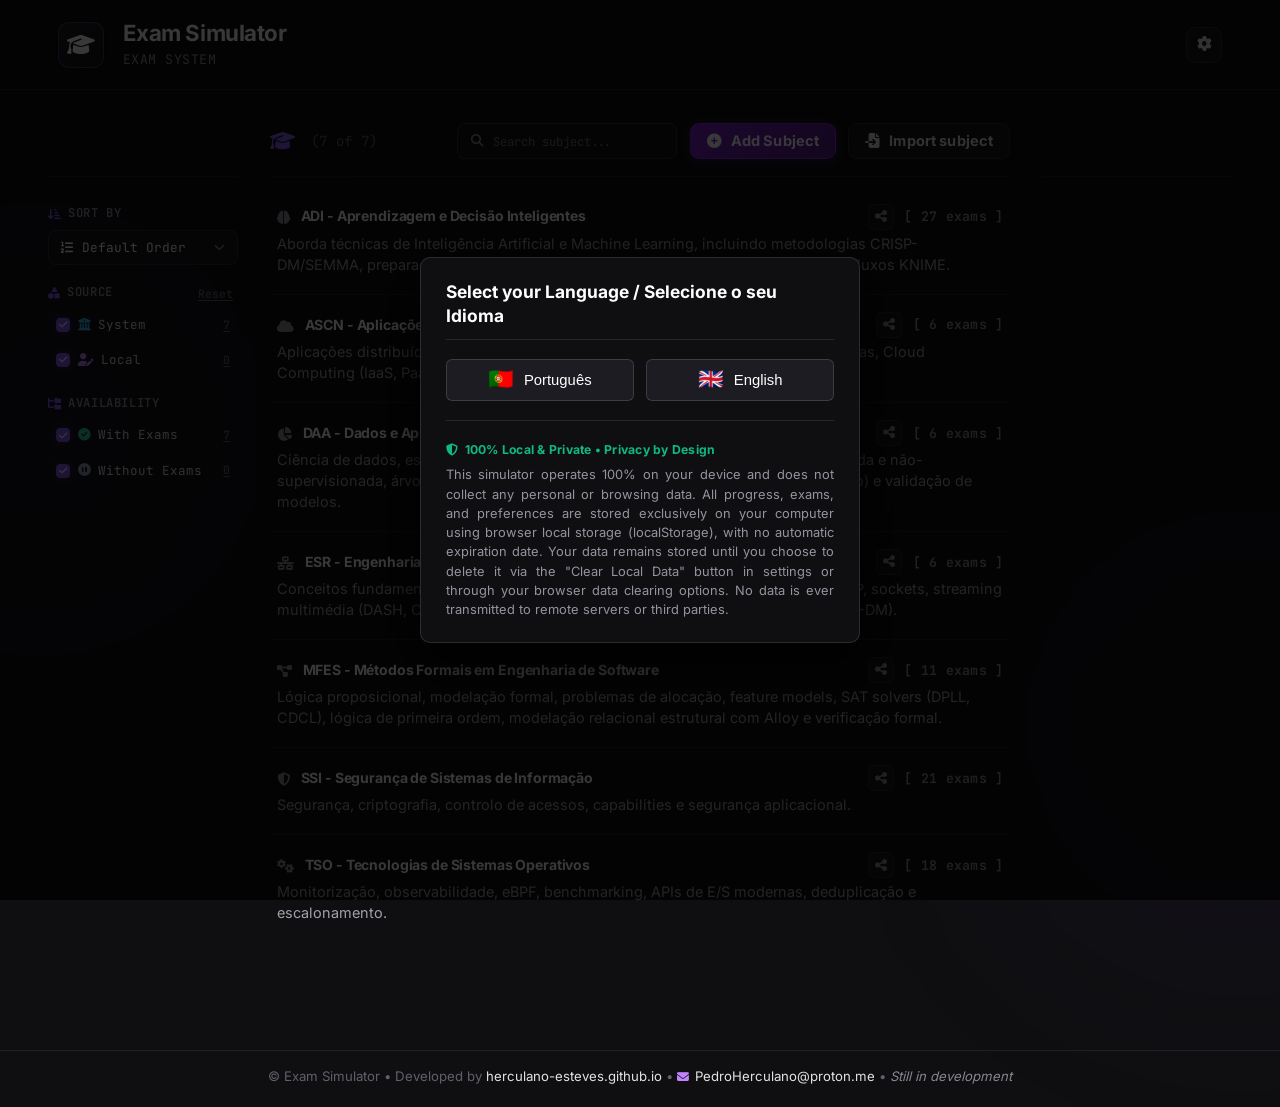
<file: index.html>
<!DOCTYPE html>
<html lang="en">

<head>
    <meta charset="UTF-8">
    <meta name="viewport" content="width=device-width, initial-scale=1.0">
    <title>Exam Simulator — Free Online Exam Preparation &amp; Quiz Builder</title>
    <meta name="description" content="Free, open-source online exam simulator and quiz builder. Create exams visually or import JSON, organize courses, practice with filters, track scores, and review mistakes directly in your browser.">
    <meta name="robots" content="index, follow">
    <link rel="canonical" href="https://herculano-esteves.github.io/examPreparation/">
    <meta property="og:type" content="website">
    <meta property="og:title" content="Exam Simulator — Free Online Exam Preparation &amp; Quiz Builder">
    <meta property="og:description" content="Free, open-source exam preparation platform and quiz builder. Runs 100% in your browser with visual editing, JSON/ZIP import, filters, and local score tracking.">
    <meta property="og:url" content="https://herculano-esteves.github.io/examPreparation/">
    <link class="favicon" rel="icon"
        href="data:image/svg+xml,<svg xmlns=%22http://www.w3.org/2000/svg%22 viewBox=%220 0 100 100%22><text y=%22.9em%22 font-size=%2290%22>🎓</text></svg>">

    <!-- FontAwesome for icons (Self-Hosted, Zero External CDNs) -->
    <link rel="stylesheet" href="static/vendor/fontawesome/css/all.min.css">

    <!-- KaTeX for high-performance LaTeX math rendering (Self-Hosted, Zero External CDNs) -->
    <link rel="stylesheet" href="static/vendor/katex/katex.min.css">
    <script src="static/vendor/katex/katex.min.js"></script>
    <script src="static/vendor/katex/auto-render.min.js"></script>

    <!-- Core Stylesheet, Centralized Colors & Typography Configuration -->
    <link rel="stylesheet" href="static/style.css?v=1.2.1">
    <link rel="stylesheet" href="static/colors.css?v=1.2.1">
    <link rel="stylesheet" href="static/typography.css?v=1.2.1">
    <link rel="stylesheet" href="static/menu.css?v=1.0.0">
</head>

<body>
    <!-- Ambient glowing backgrounds for depth -->
    <div class="bg-glow bg-glow-1" aria-hidden="true"></div>
    <div class="bg-glow bg-glow-2" aria-hidden="true"></div>

    <div class="app-container">
        <!-- HEADER (Clean, free-surface integrated layout) -->
        <header class="app-header">
            <div class="logo-area">
                <div class="logo-icon-wrapper">
                    <i id="app-logo-icon" class="fa-solid fa-graduation-cap app-logo-icon" aria-hidden="true"></i>
                </div>
                <div class="logo-text">
                    <h1 id="app-main-title" data-i18n="app_title">Simulador de Exames</h1>
                    <span id="app-subtitle" class="subtitle" data-i18n="app_subtitle">SISTEMA DE EXAMES</span>
                </div>
            </div>
            <div class="header-actions">
                <button id="btn-settings" class="btn-control btn-secondary btn-sticky-settings" aria-label="Abrir Definições"
                    title="Definições" data-i18n-title="btn_settings" data-i18n-aria-label="btn_settings">
                    <i class="fa-solid fa-gear" aria-hidden="true"></i>
                </button>
            </div>
        </header>

        <!-- EXAM TOP BAR: Synchronous bar controlled via body.layout-exam CSS -->
        <div class="exam-top-bar" id="exam-top-bar" aria-hidden="true">
            <div class="exam-top-bar-left">
                <div class="exam-logo-box">
                    <i id="exam-subject-icon" class="fa-solid fa-graduation-cap" aria-hidden="true"></i>
                </div>
                <div class="exam-title-group">
                    <h2 id="current-exam-title">Título do Exame</h2>
                    <div class="exam-progress-inline">
                        <span id="question-counter">Questão 1 de 10</span>
                        <div class="progress-bar-bg-mini" role="progressbar" aria-label="Progresso do exame"
                            aria-valuemin="0" aria-valuemax="100">
                            <div id="progress-bar-fill" class="progress-bar-fill"></div>
                        </div>
                        <span id="progress-percentage">10%</span>
                    </div>
                </div>
            </div>
            <div class="exam-top-bar-right">
                <button id="btn-exam-settings" class="btn-control btn-secondary btn-sticky-settings" aria-label="Abrir Definições"
                    title="Definições" data-i18n-title="btn_settings" data-i18n-aria-label="btn_settings">
                    <i class="fa-solid fa-gear" aria-hidden="true"></i>
                </button>
            </div>
        </div>

        <!-- BUILDER TOP BAR: Synchronous primary bar controlled via body.layout-builder CSS -->
        <div class="builder-top-bar" id="builder-top-bar" aria-hidden="true">
            <div class="builder-top-bar-left">
                <div class="builder-logo-box">
                    <i class="fa-solid fa-graduation-cap" aria-hidden="true"></i>
                </div>
                <div class="builder-title-group">
                    <h2 id="builder-main-title" data-i18n="add_exame_title">Adicionar Novo Exame</h2>
                    <span class="builder-subtitle subtitle" data-i18n="builder_subtitle">CRIADOR DE EXAMES</span>
                </div>
                <button id="btn-cancel-exame" class="btn-control btn-secondary btn-sm btn-floating-header-back"
                    aria-label="Voltar aos exames">
                    <i class="fa-solid fa-arrow-left" aria-hidden="true"></i>
                    <span data-i18n="btn_back">Voltar</span>
                </button>
            </div>
            <div class="builder-top-bar-right">
                <div class="builder-top-actions">
                    <button type="button" id="btn-builder-clear" class="btn-control btn-secondary btn-sm"
                        title="Limpar formulário">
                        <i class="fa-solid fa-rotate-left" aria-hidden="true"></i>
                        <span data-i18n="builder_btn_clear">Limpar</span>
                    </button>
                    <button type="button" id="btn-submit-exam" class="btn-control btn-primary btn-sm" disabled>
                        <i class="fa-solid fa-floppy-disk" aria-hidden="true"></i>
                        <span data-i18n="btn_create_exame">Criar Exame</span>
                    </button>
                </div>
                <button id="btn-builder-settings" class="btn-control btn-secondary btn-builder-settings-square"
                    aria-label="Abrir Definições" title="Definições" data-i18n-title="btn_settings"
                    data-i18n-aria-label="btn_settings">
                    <i class="fa-solid fa-gear" aria-hidden="true"></i>
                </button>
            </div>
        </div>


        <!-- MAIN CONTENT AREA -->
        <main class="main-content">
            <!-- STATE 0: CADEIRAS SCREEN -->
            <section id="screen-cadeiras" class="screen active">
                <div class="sticky-menu-header-wrapper">
                    <div class="sticky-menu-header-container">
                        <!-- Left gutter symmetry slot with corner logo -->
                        <div class="sticky-header-left" aria-hidden="true">
                            <div class="sticky-corner-left">
                                <div class="sticky-mini-logo-box">
                                    <i class="fa-solid fa-graduation-cap sticky-subject-icon" aria-hidden="true"></i>
                                </div>
                            </div>
                        </div>

                        <!-- Center column: Title & Search & Add Cadeira -->
                        <div class="sticky-header-center">
                            <h3 class="section-title" data-i18n-aria-label="select_cadeira" aria-label="Selecione uma Cadeira">
                                <i class="fa-solid fa-graduation-cap" aria-hidden="true"></i>
                                <span class="header-exams-count" id="cadeiras-filter-count-text"></span>
                            </h3>
                            <div class="menu-header-actions">
                                <div class="search-input-wrapper header-search-wrapper">
                                    <i class="fa-solid fa-magnifying-glass search-icon" aria-hidden="true"></i>
                                    <input type="text" id="search-cadeiras" class="header-search-input"
                                        placeholder="Pesquisar cadeira..." aria-label="Pesquisar cadeira por nome"
                                        data-i18n-placeholder="search_cadeiras_placeholder">
                                    <button type="button" id="btn-clear-cadeira-search" class="btn-clear-search"
                                        aria-label="Limpar pesquisa" style="display: none;">
                                        <i class="fa-solid fa-xmark"></i>
                                    </button>
                                </div>
                                <button type="button" id="btn-toggle-cadeira-filters" class="btn-control btn-secondary btn-sm btn-filter-toggle"
                                    aria-expanded="false" aria-controls="cadeiras-sidebar-filters" title="Filtros"
                                    data-i18n-title="filter_toggle">
                                    <i class="fa-solid fa-sliders" aria-hidden="true"></i>
                                    <span data-i18n="filter_toggle">Filtros</span>
                                </button>
                                <button id="btn-add-cadeira-top" class="btn-control btn-primary btn-sm">
                                    <i class="fa-solid fa-plus-circle" aria-hidden="true"></i>
                                    <span data-i18n="btn_add_cadeira">Adicionar Cadeira</span>
                                </button>
                                <button id="btn-import-cadeira-top" class="btn-control btn-secondary btn-sm">
                                    <i class="fa-solid fa-file-import" aria-hidden="true"></i>
                                    <span data-i18n="btn_import_cadeira">Importar cadeira</span>
                                </button>
                            </div>
                        </div>

                        <!-- Right gutter symmetry slot with corner settings -->
                        <div class="sticky-header-right">
                            <div class="sticky-corner-right">
                                <button class="btn-control btn-secondary btn-sticky-settings"
                                    aria-label="Abrir Definições" title="Definições" data-i18n-title="btn_settings">
                                    <i class="fa-solid fa-gear" aria-hidden="true"></i>
                                </button>
                            </div>
                        </div>
                    </div>
                </div>
                <div class="exams-screen-layout">
                    <!-- FLOATING LEFT SIDEBAR: Filters & Sorting for Cadeiras -->
                    <aside class="floating-filters-sidebar" id="cadeiras-sidebar-filters"
                        aria-label="Filtros e ordenação de cadeiras">

                        <!-- 1. ORDENAÇÃO (SORT DROPDOWN) -->
                        <div class="floating-filter-group">
                            <span class="floating-filter-label">
                                <i class="fa-solid fa-arrow-down-short-wide" aria-hidden="true"></i> <span
                                    data-i18n="filter_sort">Ordenar</span>
                            </span>
                            <div class="custom-dropdown" id="sort-cadeiras-dropdown">
                                <button type="button" class="dropdown-trigger-btn" id="sort-cadeiras-trigger"
                                    aria-haspopup="listbox" aria-expanded="false" aria-label="Ordenar cadeiras por">
                                    <span id="sort-cadeiras-selected-label">
                                        <i class="fa-solid fa-list-ol" aria-hidden="true"></i> Ordem Padrão
                                    </span>
                                    <i class="fa-solid fa-chevron-down dropdown-arrow" aria-hidden="true"></i>
                                </button>
                                <ul class="dropdown-menu" id="sort-cadeiras-menu" role="listbox" tabindex="-1">
                                    <li class="dropdown-item active" role="option" data-value="default"
                                        aria-selected="true" data-i18n-text="sort_default">
                                        <i class="fa-solid fa-list-ol" aria-hidden="true"></i> <span
                                            data-i18n="sort_default">Ordem Padrão</span>
                                    </li>
                                    <li class="dropdown-item" role="option" data-value="name_asc"
                                        aria-selected="false" data-i18n-text="sort_title_asc">
                                        <i class="fa-solid fa-arrow-down-a-z" aria-hidden="true"></i> <span
                                            data-i18n="sort_title_asc">A → Z</span>
                                    </li>
                                    <li class="dropdown-item" role="option" data-value="name_desc"
                                        aria-selected="false" data-i18n-text="sort_title_desc">
                                        <i class="fa-solid fa-arrow-up-z-a" aria-hidden="true"></i> <span
                                            data-i18n="sort_title_desc">Z → A</span>
                                    </li>
                                    <li class="dropdown-item" role="option" data-value="sigla_asc"
                                        aria-selected="false" data-i18n-text="sort_sigla_asc">
                                        <i class="fa-solid fa-font" aria-hidden="true"></i> <span
                                            data-i18n="sort_sigla_asc">Sigla (A → Z)</span>
                                    </li>
                                    <li class="dropdown-item" role="option" data-value="exams_desc"
                                        aria-selected="false" data-i18n-text="sort_exams_desc">
                                        <i class="fa-solid fa-arrow-down-9-1" aria-hidden="true"></i> <span
                                            data-i18n="sort_exams_desc">Mais Exames</span>
                                    </li>
                                    <li class="dropdown-item" role="option" data-value="exams_asc"
                                        aria-selected="false" data-i18n-text="sort_exams_asc">
                                        <i class="fa-solid fa-arrow-up-1-9" aria-hidden="true"></i> <span
                                            data-i18n="sort_exams_asc">Menos Exames</span>
                                    </li>
                                </ul>
                            </div>
                        </div>

                        <!-- 2. ORIGEM DA CADEIRA (SISTEMA / LOCAL) -->
                        <div class="floating-filter-group">
                            <div class="floating-filter-header">
                                <span class="floating-filter-label">
                                    <i class="fa-solid fa-shapes" aria-hidden="true"></i> <span
                                        data-i18n="filter_origin">Origem</span>
                                </span>
                                <button type="button" class="btn-filter-reset-link" id="btn-reset-cadeiras-filters"
                                    title="Repor todos os filtros" data-i18n-title="filter_reset">
                                    <span data-i18n="filter_reset">Repor</span>
                                </button>
                            </div>
                            <div class="floating-type-checkboxes" role="group" aria-label="Filtrar por origem da cadeira">
                                <label class="floating-checkbox-item" data-origin="system">
                                    <input type="checkbox" class="floating-origin-check-input"
                                        id="filter-origin-system" checked value="system"
                                        aria-label="Cadeiras do Sistema">
                                    <span class="floating-custom-check" aria-hidden="true">
                                        <i class="fa-solid fa-check"></i>
                                    </span>
                                    <span class="floating-type-label">
                                        <i class="fa-solid fa-building-columns" style="color: #38bdf8;" aria-hidden="true"></i>
                                        <span data-i18n="filter_origin_system">Sistema</span>
                                    </span>
                                    <span class="filter-option-count" id="count-origin-system">0</span>
                                </label>
                                <label class="floating-checkbox-item" data-origin="local">
                                    <input type="checkbox" class="floating-origin-check-input"
                                        id="filter-origin-local" checked value="local"
                                        aria-label="Cadeiras Locais">
                                    <span class="floating-custom-check" aria-hidden="true">
                                        <i class="fa-solid fa-check"></i>
                                    </span>
                                    <span class="floating-type-label">
                                        <i class="fa-solid fa-user-pen" style="color: #c084fc;" aria-hidden="true"></i>
                                        <span data-i18n="filter_origin_local">Locais</span>
                                    </span>
                                    <span class="filter-option-count" id="count-origin-local">0</span>
                                </label>
                            </div>
                        </div>

                        <!-- 3. CONTEÚDO / EXAMES (COM EXAMES / SEM EXAMES) -->
                        <div class="floating-filter-group">
                            <div class="floating-filter-header">
                                <span class="floating-filter-label">
                                    <i class="fa-solid fa-folder-tree" aria-hidden="true"></i> <span
                                        data-i18n="filter_availability">Disponibilidade</span>
                                </span>
                            </div>
                            <div class="floating-type-checkboxes" role="group" aria-label="Filtrar por disponibilidade de exames">
                                <label class="floating-checkbox-item" data-availability="with_exams">
                                    <input type="checkbox" class="floating-avail-check-input"
                                        id="filter-avail-with" checked value="with_exams"
                                        aria-label="Com Exames">
                                    <span class="floating-custom-check" aria-hidden="true">
                                        <i class="fa-solid fa-check"></i>
                                    </span>
                                    <span class="floating-type-label">
                                        <i class="fa-solid fa-circle-check" style="color: #34d399;" aria-hidden="true"></i>
                                        <span data-i18n="filter_avail_with">Com Exames</span>
                                    </span>
                                    <span class="filter-option-count" id="count-avail-with">0</span>
                                </label>
                                <label class="floating-checkbox-item" data-availability="without_exams">
                                    <input type="checkbox" class="floating-avail-check-input"
                                        id="filter-avail-without" checked value="without_exams"
                                        aria-label="Sem Exames">
                                    <span class="floating-custom-check" aria-hidden="true">
                                        <i class="fa-solid fa-check"></i>
                                    </span>
                                    <span class="floating-type-label">
                                        <i class="fa-solid fa-circle-pause" style="color: #94a3b8;" aria-hidden="true"></i>
                                        <span data-i18n="filter_avail_without">Sem Exames</span>
                                    </span>
                                    <span class="filter-option-count" id="count-avail-without">0</span>
                                </label>
                            </div>
                        </div>
                    </aside>

                    <!-- Center Main Column -->
                    <div class="exams-main-column">
                        <div id="cadeiras-grid" class="exams-grid">
                            <!-- Dynamic Cadeira Cards Loaded from JSON -->
                            <div class="loading-state">
                                <i class="fa-solid fa-circle-notch fa-spin" aria-hidden="true"></i>
                                <p data-i18n="loading_cadeiras">A carregar cadeiras...</p>
                            </div>
                        </div>
                    </div>

                    <!-- FLOATING RIGHT SPACER: Symmetrical lateral balance matching exams screen -->
                    <aside class="floating-practice-sidebar floating-cadeiras-spacer" aria-hidden="true"></aside>
                </div>
            </section>

            <!-- STATE 1: MENU SCREEN -->
            <section id="screen-menu" class="screen">
                <div class="sticky-menu-header-wrapper">
                    <div class="sticky-menu-header-container">
                        <!-- Left gutter: Back to cadeiras button + corner logo to its left -->
                        <div class="sticky-header-left">
                            <div class="sticky-corner-left" aria-hidden="true">
                                <div class="sticky-mini-logo-box">
                                    <i class="fa-solid fa-graduation-cap sticky-subject-icon" aria-hidden="true"></i>
                                </div>
                            </div>
                            <button id="btn-back-cadeiras"
                                class="btn-control btn-secondary btn-sm btn-floating-header-back"
                                aria-label="Voltar à seleção de cadeiras">
                                <i class="fa-solid fa-arrow-left" aria-hidden="true"></i>
                                <span data-i18n="btn_back_cadeiras">Voltar às Cadeiras</span>
                            </button>
                        </div>

                        <!-- Center column: Title & Search & Add Exame -->
                        <div class="sticky-header-center">
                            <h3 class="section-title" data-i18n-aria-label="select_exame" aria-label="Selecione um Exame">
                                <i class="fa-solid fa-folder-open" aria-hidden="true"></i>
                                <span class="header-exams-count" id="floating-filter-count-text"></span>
                            </h3>
                            <div class="menu-header-actions">
                                <div class="search-input-wrapper header-search-wrapper">
                                    <i class="fa-solid fa-magnifying-glass search-icon" aria-hidden="true"></i>
                                    <input type="text" id="filter-exam-search" class="header-search-input"
                                        placeholder="Pesquisar exame..." aria-label="Pesquisar exames por nome"
                                        data-i18n-placeholder="search_exams_placeholder">
                                    <button type="button" id="btn-clear-exam-search" class="btn-clear-search"
                                        aria-label="Limpar pesquisa" style="display: none;">
                                        <i class="fa-solid fa-xmark"></i>
                                    </button>
                                </div>
                                <button type="button" id="btn-toggle-exam-filters" class="btn-control btn-secondary btn-sm btn-filter-toggle"
                                    aria-expanded="false" aria-controls="exams-sidebar-filters" title="Filtros"
                                    data-i18n-title="filter_toggle">
                                    <i class="fa-solid fa-sliders" aria-hidden="true"></i>
                                    <span data-i18n="filter_toggle">Filtros</span>
                                </button>
                                <button id="btn-add-exame-top" class="btn-control btn-primary btn-sm">
                                    <i class="fa-solid fa-plus-circle" aria-hidden="true"></i>
                                    <span data-i18n="btn_add_exame">Adicionar Exame</span>
                                </button>
                                <button id="btn-import-exam-top" class="btn-control btn-secondary btn-sm">
                                    <i class="fa-solid fa-file-import" aria-hidden="true"></i>
                                    <span data-i18n="btn_import_exam">Importar exame</span>
                                </button>
                            </div>
                        </div>

                        <!-- Right gutter symmetry slot with corner settings to its right -->
                        <div class="sticky-header-right">
                            <div class="sticky-corner-right">
                                <button class="btn-control btn-secondary btn-sticky-settings"
                                    aria-label="Abrir Definições" title="Definições" data-i18n-title="btn_settings">
                                    <i class="fa-solid fa-gear" aria-hidden="true"></i>
                                </button>
                            </div>
                        </div>
                    </div>
                </div>
                <div class="exams-screen-layout">
                    <!-- FLOATING LEFT SIDEBAR: Filters & Sorting (Invisible borderless container) -->
                    <aside class="floating-filters-sidebar" id="exams-sidebar-filters"
                        aria-label="Filtros e ordenação de exames">

                        <!-- 1. ORDENAÇÃO (SORT DROPDOWN) -->
                        <div class="floating-filter-group">
                            <span class="floating-filter-label">
                                <i class="fa-solid fa-arrow-down-short-wide" aria-hidden="true"></i> <span
                                    data-i18n="filter_sort">Ordenar</span>
                            </span>
                            <div class="custom-dropdown" id="sort-dropdown">
                                <button type="button" class="dropdown-trigger-btn" id="sort-dropdown-trigger"
                                    aria-haspopup="listbox" aria-expanded="false" aria-label="Ordenar exames por">
                                    <span id="sort-dropdown-selected-label">
                                        <i class="fa-solid fa-list-ol" aria-hidden="true"></i> Ordem Padrão
                                    </span>
                                    <i class="fa-solid fa-chevron-down dropdown-arrow" aria-hidden="true"></i>
                                </button>
                                <ul class="dropdown-menu" id="sort-dropdown-menu" role="listbox" tabindex="-1">
                                    <li class="dropdown-item active" role="option" data-value="default"
                                        aria-selected="true" data-i18n-text="sort_default">
                                        <i class="fa-solid fa-list-ol" aria-hidden="true"></i> <span
                                            data-i18n="sort_default">Ordem Padrão</span>
                                    </li>
                                    <li class="dropdown-item" role="option" data-value="score_desc"
                                        aria-selected="false" data-i18n-text="sort_score_desc">
                                        <i class="fa-solid fa-trophy" aria-hidden="true"></i> <span
                                            data-i18n="sort_score_desc">Melhor Classificação</span>
                                    </li>
                                    <li class="dropdown-item" role="option" data-value="score_asc" aria-selected="false"
                                        data-i18n-text="sort_score_asc">
                                        <i class="fa-solid fa-trophy" aria-hidden="true"></i> <span
                                            data-i18n="sort_score_asc">Pior Classificação</span>
                                    </li>
                                    <li class="dropdown-item" role="option" data-value="questions_desc"
                                        aria-selected="false" data-i18n-text="sort_questions_desc">
                                        <i class="fa-solid fa-arrow-down-9-1" aria-hidden="true"></i> <span
                                            data-i18n="sort_questions_desc">Maior nº de Questões</span>
                                    </li>
                                    <li class="dropdown-item" role="option" data-value="questions_asc"
                                        aria-selected="false" data-i18n-text="sort_questions_asc">
                                        <i class="fa-solid fa-arrow-up-1-9" aria-hidden="true"></i> <span
                                            data-i18n="sort_questions_asc">Menor nº de Questões</span>
                                    </li>
                                    <li class="dropdown-item" role="option" data-value="title_asc" aria-selected="false"
                                        data-i18n-text="sort_title_asc">
                                        <i class="fa-solid fa-arrow-down-a-z" aria-hidden="true"></i> <span
                                            data-i18n="sort_title_asc">A → Z</span>
                                    </li>
                                    <li class="dropdown-item" role="option" data-value="title_desc"
                                        aria-selected="false" data-i18n-text="sort_title_desc">
                                        <i class="fa-solid fa-arrow-up-z-a" aria-hidden="true"></i> <span
                                            data-i18n="sort_title_desc">Z → A</span>
                                    </li>
                                </ul>
                            </div>
                        </div>

                        <!-- 2. ESTADO DOS EXAMES (FEITOS / POR FAZER) -->
                        <div class="floating-filter-group">
                            <div class="floating-filter-header">
                                <span class="floating-filter-label">
                                    <i class="fa-solid fa-list-check" aria-hidden="true"></i> <span
                                        data-i18n="filter_state">Estado</span>
                                </span>
                            </div>
                            <div class="floating-type-checkboxes" role="group" aria-label="Filtrar por estado do exame">
                                <label class="floating-checkbox-item" data-state="completed">
                                    <input type="checkbox" class="floating-state-check-input"
                                        id="filter-state-completed" checked value="completed"
                                        aria-label="Exames Feitos">
                                    <span class="floating-custom-check" aria-hidden="true">
                                        <i class="fa-solid fa-check"></i>
                                    </span>
                                    <span class="floating-type-label">
                                        <i class="fa-solid fa-circle-check" style="color: #34d399;"
                                            aria-hidden="true"></i>
                                        <span data-i18n="filter_state_completed">Exames Feitos</span>
                                    </span>
                                    <span class="filter-option-count" id="count-state-completed">0</span>
                                </label>
                                <label class="floating-checkbox-item" data-state="pending">
                                    <input type="checkbox" class="floating-state-check-input" id="filter-state-pending"
                                        checked value="pending" aria-label="Exames Por Fazer">
                                    <span class="floating-custom-check" aria-hidden="true">
                                        <i class="fa-solid fa-check"></i>
                                    </span>
                                    <span class="floating-type-label">
                                        <i class="fa-solid fa-circle-minus" style="color: #94a3b8;"
                                            aria-hidden="true"></i>
                                        <span data-i18n="filter_state_pending">Exames Por Fazer</span>
                                    </span>
                                    <span class="filter-option-count" id="count-state-pending">0</span>
                                </label>
                            </div>
                        </div>

                        <!-- 3. TIPOS DE PERGUNTAS (QUESTION TYPE FILTERS) -->
                        <div class="floating-filter-group">
                            <div class="floating-filter-header">
                                <span class="floating-filter-label">
                                    <i class="fa-solid fa-filter" aria-hidden="true"></i> <span
                                        data-i18n="filter_types">Tipos de Pergunta</span>
                                </span>
                                <button type="button" class="btn-filter-reset-link" id="btn-reset-global-filters"
                                    title="Repor todos os filtros" data-i18n-title="filter_reset">
                                    <span data-i18n="filter_reset">Repor</span>
                                </button>
                            </div>

                            <div class="floating-type-checkboxes" role="group"
                                aria-label="Filtrar por tipo de pergunta">
                                <label class="floating-checkbox-item" data-type="multiple_choice">
                                    <input type="checkbox" class="floating-check-input" checked value="multiple_choice"
                                        aria-label="Multiple Choice">
                                    <span class="floating-custom-check" aria-hidden="true">
                                        <i class="fa-solid fa-check"></i>
                                    </span>
                                    <span class="floating-type-label">
                                        <i class="fa-solid fa-list-check type-icon-choice" aria-hidden="true"></i>
                                        <span data-i18n="type_multiple_choice">Escolha Múltipla</span>
                                    </span>
                                    <span class="filter-option-count" id="count-type-multiple_choice">0</span>
                                </label>

                                <label class="floating-checkbox-item" data-type="boolean">
                                    <input type="checkbox" class="floating-check-input" checked value="boolean"
                                        aria-label="True or False">
                                    <span class="floating-custom-check" aria-hidden="true">
                                        <i class="fa-solid fa-check"></i>
                                    </span>
                                    <span class="floating-type-label">
                                        <i class="fa-solid fa-check-double type-icon-boolean" aria-hidden="true"></i>
                                        <span data-i18n="type_boolean">Verdadeiro / Falso</span>
                                    </span>
                                    <span class="filter-option-count" id="count-type-boolean">0</span>
                                </label>

                                <label class="floating-checkbox-item" data-type="written">
                                    <input type="checkbox" class="floating-check-input" checked value="written"
                                        aria-label="Written / Essay">
                                    <span class="floating-custom-check" aria-hidden="true">
                                        <i class="fa-solid fa-check"></i>
                                    </span>
                                    <span class="floating-type-label">
                                        <i class="fa-solid fa-pen-to-square type-icon-written" aria-hidden="true"></i>
                                        <span data-i18n="type_written">Desenvolvimento</span>
                                    </span>
                                    <span class="filter-option-count" id="count-type-written">0</span>
                                </label>
                            </div>
                        </div>

                        <!-- 4. INTERVALO DE Nº DE QUESTÕES -->
                        <div class="floating-filter-group">
                            <div class="floating-filter-header">
                                <span class="floating-filter-label">
                                    <i class="fa-solid fa-hashtag" aria-hidden="true"></i> <span
                                        data-i18n="filter_num_questions">Nº de Questões</span>
                                </span>
                                <span class="filter-option-count" id="count-filter-questions">0</span>
                            </div>
                            <div class="floating-range-inputs">
                                <div class="floating-range-field" title="Mínimo de questões">
                                    <span class="range-field-label">Min</span>
                                    <input type="number" id="filter-questions-min" class="floating-number-input" min="1"
                                        value="1" placeholder="Min" aria-label="Número mínimo de questões">
                                </div>
                                <div class="dual-range-slider-wrapper">
                                    <div class="range-slider-track-bg"></div>
                                    <div class="range-slider-track-fill" id="track-fill-questions"></div>
                                    <input type="range" id="slider-questions-min" class="range-thumb range-thumb-min"
                                        min="1" max="50" value="1" step="1" aria-label="Slider mínimo de questões">
                                    <input type="range" id="slider-questions-max" class="range-thumb range-thumb-max"
                                        min="1" max="50" value="50" step="1" aria-label="Slider máximo de questões">
                                </div>
                                <div class="floating-range-field" title="Máximo de questões">
                                    <span class="range-field-label">Max</span>
                                    <input type="number" id="filter-questions-max" class="floating-number-input" min="1"
                                        value="50" placeholder="Max" aria-label="Número máximo de questões">
                                </div>
                            </div>
                        </div>

                        <!-- 5. INTERVALO DE PERCENTAGEM DE ACERTO -->
                        <div class="floating-filter-group">
                            <div class="floating-filter-header">
                                <span class="floating-filter-label">
                                    <i class="fa-solid fa-percent" aria-hidden="true"></i> <span
                                        data-i18n="filter_score">Classificação (%)</span>
                                </span>
                                <span class="filter-option-count" id="count-filter-score">0</span>
                            </div>
                            <div class="floating-range-inputs">
                                <div class="floating-range-field" title="Classificação mínima (%)">
                                    <span class="range-field-label">Min</span>
                                    <input type="number" id="filter-score-min" class="floating-number-input" min="0"
                                        max="100" value="0" placeholder="Min" aria-label="Percentagem mínima de acerto">
                                </div>
                                <div class="dual-range-slider-wrapper">
                                    <div class="range-slider-track-bg"></div>
                                    <div class="range-slider-track-fill" id="track-fill-score"></div>
                                    <input type="range" id="slider-score-min" class="range-thumb range-thumb-min"
                                        min="0" max="100" value="0" step="1" aria-label="Slider percentagem mínima">
                                    <input type="range" id="slider-score-max" class="range-thumb range-thumb-max"
                                        min="0" max="100" value="100" step="1" aria-label="Slider percentagem máxima">
                                </div>
                                <div class="floating-range-field" title="Classificação máxima (%)">
                                    <span class="range-field-label">Max</span>
                                    <input type="number" id="filter-score-max" class="floating-number-input" min="0"
                                        max="100" value="100" placeholder="Max"
                                        aria-label="Percentagem máxima de acerto">
                                </div>
                            </div>
                        </div>

                        <!-- 6. IDIOMA DOS EXAMES (LANGUAGE FILTER) -->
                        <div class="floating-filter-group" id="group-filter-language">
                            <div class="floating-filter-header">
                                <span class="floating-filter-label">
                                    <i class="fa-solid fa-language" aria-hidden="true"></i> <span
                                        data-i18n="filter_language">Idioma</span>
                                </span>
                            </div>
                            <div class="floating-type-checkboxes" role="group" aria-label="Filtrar por idioma do exame">
                                <label class="floating-checkbox-item" data-lang="pt">
                                    <input type="checkbox" class="floating-lang-check-input" id="filter-lang-pt" checked
                                        value="pt" aria-label="Português">
                                    <span class="floating-custom-check" aria-hidden="true">
                                        <i class="fa-solid fa-check"></i>
                                    </span>
                                    <span class="floating-type-label">
                                        <span class="lang-flag-emoji">🇵🇹</span>
                                        <span data-i18n="lang_pt">Português</span>
                                    </span>
                                    <span class="filter-option-count" id="count-lang-pt">0</span>
                                </label>
                                <label class="floating-checkbox-item" data-lang="en">
                                    <input type="checkbox" class="floating-lang-check-input" id="filter-lang-en" checked
                                        value="en" aria-label="English">
                                    <span class="floating-custom-check" aria-hidden="true">
                                        <i class="fa-solid fa-check"></i>
                                    </span>
                                    <span class="floating-type-label">
                                        <span class="lang-flag-emoji">🇬🇧</span>
                                        <span data-i18n="lang_en">English</span>
                                    </span>
                                    <span class="filter-option-count" id="count-lang-en">0</span>
                                </label>
                                <label class="floating-checkbox-item" data-priority="true">
                                    <input type="checkbox" class="floating-priority-check-input"
                                        id="filter-lang-priority" checked value="priority"
                                        aria-label="Priorizar Idioma">
                                    <span class="floating-custom-check" aria-hidden="true">
                                        <i class="fa-solid fa-check"></i>
                                    </span>
                                    <span class="floating-type-label">
                                        <i class="fa-solid fa-arrow-up-wide-short" style="color: #fbbf24;"
                                            aria-hidden="true"></i>
                                        <span data-i18n="filter_lang_priority">Priorizar Idioma</span>
                                    </span>
                                </label>
                            </div>
                        </div>

                    </aside>

                    <!-- FLOATING RIGHT SIDEBAR: Practice Hub (Difficult & Incorrect Questions) -->
                    <aside class="floating-practice-sidebar" id="exams-sidebar-practice"
                        aria-label="Sessões de treino e prática">

                        <button type="button" class="btn-control btn-practice-launch btn-practice-difficult"
                            id="btn-practice-difficult" disabled>
                            <i class="fa-solid fa-fire" aria-hidden="true"></i>
                            <span data-i18n="btn_practice_difficult">Praticar Difíceis</span>
                            <span class="practice-card-count" id="practice-difficult-count-text">0</span>
                        </button>

                        <button type="button" class="btn-control btn-practice-launch btn-practice-incorrect"
                            id="btn-practice-incorrect" disabled>
                            <i class="fa-solid fa-rotate-left" aria-hidden="true"></i>
                            <span data-i18n="btn_practice_incorrect">Praticar Erradas</span>
                            <span class="practice-card-count" id="practice-incorrect-count-text">0</span>
                        </button>

                    </aside>

                    <!-- EXAMS GRID MAIN COLUMN -->
                    <div class="exams-main-column">
                        <div id="exams-grid" class="exams-grid">
                            <!-- Dynamic Exam Cards Loaded from API -->
                            <div class="loading-state">
                                <i class="fa-solid fa-circle-notch fa-spin" aria-hidden="true"></i>
                                <p data-i18n="loading_exams">A carregar exames...</p>
                            </div>
                        </div>
                    </div>
                </div>
            </section>

            <!-- STATE 2: EXAM SCREEN (Preserved split-pane solver) -->
            <section id="screen-exam" class="screen">
                <div class="exam-split-container">

                    <!-- LEFT COLUMN (Question details, scenario, exit) -->
                    <div class="exam-left-pane">
                        <div class="exam-left-scroll-content" id="exam-left-scroll-content">
                            <div class="pane-top-spacer" id="left-pane-spacer" aria-hidden="true"></div>
                            <div class="pane-content-wrapper" id="left-pane-content">
                                <h3 id="question-text" class="question-text">
                                    <span id="question-text-content" data-i18n="loading_question">A carregar
                                        pergunta...</span>
                                    <span class="btn-copy-group" role="group" aria-label="Opções de cópia da questão"
                                        data-i18n-aria-label="aria_copy_group">
                                        <button id="btn-copy" class="btn-copy-split btn-copy-left"
                                            title="Copiar apenas a questão e opções"
                                            aria-label="Copiar questão e opções" data-i18n-title="title_copy_question"
                                            data-i18n-aria-label="aria_copy_question">
                                            <i class="fa-regular fa-copy" aria-hidden="true"></i>
                                            <span data-i18n="btn_copy">Copiar</span>
                                        </button>
                                        <button id="btn-copy-answer" class="btn-copy-split btn-copy-right"
                                            title="Copiar questão com a resposta e justificação"
                                            aria-label="Copiar questão com resposta" data-i18n-title="title_copy_answer"
                                            data-i18n-aria-label="aria_copy_answer">
                                            <span data-i18n="btn_copy_answer">+ Resposta</span>
                                        </button>
                                    </span>
                                    <button type="button" id="btn-toggle-difficult" class="btn-difficult-toggle"
                                        aria-pressed="false"
                                        title="Marcar ou desmarcar esta pergunta como difícil para revisão"
                                        data-i18n-title="title_toggle_difficult">
                                        <i class="fa-solid fa-fire" aria-hidden="true"></i>
                                        <span id="btn-toggle-difficult-text" data-i18n="btn_mark_difficult">Marcar como
                                            Difícil</span>
                                    </button>
                                </h3>
                                <div id="question-cabecalho" class="question-cabecalho hidden"></div>
                            </div>
                        </div>
                    </div>
                    <!-- /exam-left-pane -->

                    <!-- RIGHT COLUMN (Options and choices) -->
                    <div class="exam-right-pane">
                        <div class="exam-right-scroll-content" id="exam-right-scroll-content">
                            <div class="pane-top-spacer" id="right-pane-spacer" aria-hidden="true"></div>
                            <div class="pane-content-wrapper" id="right-pane-content">
                                <div id="options-container" class="options-container">
                                    <!-- Options will be generated dynamically -->
                                </div>

                                <!-- Explanatory answer banner -->
                                <div id="answer-feedback" class="answer-feedback hidden">
                                    <div class="feedback-text">
                                        <h4 id="feedback-title">Correto!</h4>
                                        <p id="feedback-message">A resposta correta é...</p>
                                    </div>
                                </div>
                            </div>
                        </div>
                    </div>
                    <!-- /exam-right-pane -->

                </div>
                <!-- /exam-split-container -->

                <!-- BOTTOM CONTROLS BAR: Exit on left, navigation on right -->
                <div class="exam-bottom-bar" id="exam-bottom-bar">
                    <div class="exam-left-controls">
                        <button id="btn-exit" class="btn-control btn-danger">
                            <i class="fa-solid fa-arrow-left-long" aria-hidden="true"></i>
                            <span data-i18n="btn_leave_exam">Sair do Exame</span>
                        </button>
                    </div>
                    <div class="exam-right-controls">
                        <button id="btn-prev" class="btn-control btn-secondary">
                            <i class="fa-solid fa-chevron-left" aria-hidden="true"></i>
                            <span data-i18n="btn_prev">Anterior</span>
                        </button>
                        <button id="btn-next" class="btn-control btn-primary">
                            <span data-i18n="btn_next">Seguinte</span>
                            <i class="fa-solid fa-chevron-right" aria-hidden="true"></i>
                        </button>
                    </div>
                </div>
            </section>

            <!-- STATE 3: RESULTS SCREEN -->
            <section id="screen-results" class="screen">
                <div class="results-card">
                    <!-- Top header with icon and title -->
                    <div class="results-card-header">
                        <div class="success-icon-wrapper" id="results-icon-wrapper">
                            <i class="fa-solid fa-trophy results-trophy" aria-hidden="true"></i>
                        </div>
                        <div class="results-card-title-group">
                            <h2 id="results-title" data-i18n="results_title">Resultados do Exame</h2>
                            <p id="results-exam-title">Título do Exame</p>
                        </div>
                    </div>

                    <!-- Middle Content: Left (Score) + Right (Stats & Feedback) -->
                    <div class="results-main-body">
                        <!-- Score Percentage Display -->
                        <div class="results-score-box">
                            <div class="results-score-percentage" id="results-score-percentage">0%</div>
                        </div>

                        <div class="results-details-col">
                            <!-- Statistics Breakdown Grid -->
                            <div class="results-stats-grid">
                                <div class="result-stat-card stat-correct">
                                    <span class="result-stat-num" id="results-correct-count">0</span>
                                    <span class="result-stat-label"><i class="fa-solid fa-circle-check"
                                            aria-hidden="true"></i> <span
                                            data-i18n="results_correct">Certas</span></span>
                                </div>
                                <div class="result-stat-card stat-incorrect">
                                    <span class="result-stat-num" id="results-incorrect-count">0</span>
                                    <span class="result-stat-label"><i class="fa-solid fa-circle-xmark"
                                            aria-hidden="true"></i> <span
                                            data-i18n="results_incorrect">Erradas</span></span>
                                </div>
                                <div class="result-stat-card stat-unanswered">
                                    <span class="result-stat-num" id="results-unanswered-count">0</span>
                                    <span class="result-stat-label"><i class="fa-solid fa-circle-minus"
                                            aria-hidden="true"></i> <span data-i18n="results_unanswered">Por
                                            Responder</span></span>
                                </div>
                            </div>
                        </div>
                    </div>

                    <!-- Bottom Actions -->
                    <div class="results-actions">
                        <button id="btn-resume-exam" class="btn-control btn-secondary">
                            <i class="fa-solid fa-arrow-rotate-left" aria-hidden="true"></i>
                            <span data-i18n="btn_retry_exam">Voltar ao Exame</span>
                        </button>
                        <button id="btn-back-menu" class="btn-control btn-primary">
                            <i class="fa-solid fa-house" aria-hidden="true"></i>
                            <span data-i18n="btn_main_menu">Menu Principal</span>
                        </button>
                    </div>
                </div>
            </section>

            <!-- STATE 4: ADD CADEIRA SCREEN -->
            <section id="screen-add-cadeira" class="screen">
                <div class="menu-header-bar">
                    <h3 class="section-title">
                        <i class="fa-solid fa-plus-circle" aria-hidden="true"></i> <span
                            data-i18n="add_cadeira_title">Adicionar Nova Cadeira</span>
                    </h3>
                    <div class="exam-controls">
                        <button id="btn-cancel-cadeira" class="btn-control btn-secondary">
                            <i class="fa-solid fa-xmark" aria-hidden="true"></i>
                            <span data-i18n="btn_cancel">Cancelar</span>
                        </button>
                        <button id="btn-save-cadeira" class="btn-control btn-primary is-disabled" aria-disabled="true">
                            <i class="fa-solid fa-floppy-disk" aria-hidden="true"></i>
                            <span data-i18n="btn_create_cadeira">Criar Cadeira</span>
                        </button>
                    </div>
                </div>
                <div class="cadeira-create-layout">
                    <div class="cadeira-details">
                        <div class="form-group" id="group-cadeira-nome">
                            <label for="cadeira-nome" data-i18n="label_cadeira_nome">Nome da Cadeira</label>
                            <input type="text" id="cadeira-nome" class="form-control" placeholder="Ex: Sistemas Operativos"
                                data-i18n-placeholder="placeholder_cadeira_nome" required>
                            <span class="form-field-error hidden" id="cadeira-nome-error">
                                <i class="fa-solid fa-circle-exclamation" aria-hidden="true"></i>
                                <span data-i18n="error_required_field">Campo obrigatório</span>
                            </span>
                        </div>
                        <div class="form-group" id="group-cadeira-desc">
                            <label for="cadeira-desc" data-i18n="label_cadeira_desc">Descrição / Subtítulo</label>
                            <input type="text" id="cadeira-desc" class="form-control"
                                placeholder="Ex: Escalonamento, Processos e I/O"
                                data-i18n-placeholder="placeholder_cadeira_desc">
                        </div>
                    </div>
                    <div class="form-group cadeira-icon-field">
                        <label id="cadeira-icon-label" data-i18n="label_cadeira_icon">Selecione um Ícone</label>
                        <div id="cadeira-icon-categories" class="cadeira-icon-categories" role="group"
                            data-i18n-aria-label="cadeira_icon_categories" aria-label="Categorias de símbolos"></div>
                        <div class="icon-select-grid" id="cadeira-icon-grid" role="group" aria-labelledby="cadeira-icon-label"></div>
                    </div>
                </div>
            </section>

            <!-- STATE 5: ADD EXAME SCREEN (Dual-Pane Interactive Builder) -->
            <section id="screen-add-exame" class="screen">
                <div class="exam-builder-container">
                    <!-- PAINEL ESQUERDO: Visual Box Editor -->
                    <div class="builder-visual-pane">
                        <div class="builder-visual-card">
                            <div class="builder-visual-body">
                                <!-- Secção 1: Informações do Exame -->
                                <section class="builder-section-block" aria-labelledby="builder-metadata-heading">
                                    <div class="builder-section-heading">
                                        <h4 id="builder-metadata-heading" class="builder-section-title">
                                            <i class="fa-solid fa-sliders" aria-hidden="true"></i>
                                            <span data-i18n="builder_metadata_title">Informações do Exame</span>
                                        </h4>
                                    </div>
                                    <div class="builder-form-fields">
                                        <div class="builder-field-group" id="builder-group-title">
                                            <label for="builder-exam-title" class="builder-field-label"
                                                data-i18n="builder_exam_title_label">Título do Exame</label>
                                            <div id="builder-title-input-container">
                                                <input type="text" id="builder-exam-title" class="form-control"
                                                    placeholder="Ex: Exame 2024"
                                                    data-i18n-placeholder="builder_exam_title_placeholder" required>
                                            </div>
                                        </div>
                                        <div class="builder-field-group" id="builder-group-desc">
                                            <label for="builder-exam-desc" class="builder-field-label"
                                                data-i18n="builder_exam_desc_label">Descrição / Tema</label>
                                            <div id="builder-desc-input-container">
                                                <input type="text" id="builder-exam-desc" class="form-control"
                                                    placeholder="Ex: Questões de escolha múltipla e desenvolvimento..."
                                                    data-i18n-placeholder="builder_exam_desc_placeholder" required>
                                            </div>
                                        </div>
                                        <div class="builder-field-group">
                                            <label for="builder-exam-lang" class="builder-field-label"
                                                data-i18n="builder_exam_lang_label">Idioma</label>
                                            <select id="builder-exam-lang" class="form-control">
                                                <option value="pt">🇵🇹 Português</option>
                                                <option value="en">🇬🇧 English</option>
                                                <option value="pt,en" data-i18n="builder_exam_lang_bilingual">🇵🇹 +
                                                    🇬🇧 Bilingue (Português & English)</option>
                                            </select>
                                        </div>
                                    </div>
                                </section>

                                <!-- Secção 2: Perguntas do Exame -->
                                <section class="builder-section-block" aria-labelledby="builder-questions-heading">
                                    <div class="builder-section-heading">
                                        <h4 id="builder-questions-heading" class="builder-section-title">
                                            <i class="fa-solid fa-list-check" aria-hidden="true"></i>
                                            <span data-i18n="builder_questions_title">Perguntas do Exame</span>
                                        </h4>
                                    </div>
                                    <div class="builder-questions-container">
                                        <div id="builder-questions-list" class="builder-questions-list"></div>
                                        <button type="button" id="btn-builder-add-question"
                                            class="btn-builder-add-q-main">
                                            <i class="fa-solid fa-plus" aria-hidden="true"></i>
                                            <span data-i18n="builder_btn_add_question">Adicionar Pergunta</span>
                                        </button>
                                    </div>
                                </section>
                            </div>

                            <div id="builder-visual-status" class="validation-status builder-visual-status">
                                <i class="fa-solid fa-layer-group" aria-hidden="true"></i>
                                <span id="builder-visual-status-text" data-i18n="builder_visual_status_default">1
                                    pergunta configurada</span>
                            </div>
                        </div>
                    </div>

                    <!-- PAINEL DIREITO: Code / Text Editor -->
                    <div class="builder-code-pane">

                        <!-- ✨ AI ASSISTANT PANEL (above JSON editor) -->
                        <div class="builder-ai-panel" id="builder-ai-panel">
                            <div class="builder-ai-panel-header">
                                <div class="builder-ai-panel-header-left">
                                    <div class="builder-ai-panel-icon">
                                        <i class="fa-solid fa-wand-magic-sparkles" aria-hidden="true"></i>
                                    </div>
                                    <div>
                                        <h4 class="builder-ai-panel-title" data-i18n="builder_ai_panel_title">Criar Exame com IA</h4>
                                        <p class="builder-ai-panel-subtitle" data-i18n="builder_ai_panel_subtitle">Descreva o exame que quer e copie as instruções para a sua IA favorita</p>
                                    </div>
                                </div>
                                <button type="button" class="builder-ai-panel-toggle" id="btn-ai-panel-toggle" aria-expanded="true" aria-controls="builder-ai-panel-body" title="Minimizar painel IA">
                                    <i class="fa-solid fa-chevron-up" aria-hidden="true"></i>
                                </button>
                            </div>

                            <div class="builder-ai-panel-body" id="builder-ai-panel-body">
                                <!-- Description area -->
                                <div class="builder-ai-desc-area">
                                    <label for="builder-ai-description" class="builder-ai-desc-label">
                                        <i class="fa-solid fa-pen-to-square" aria-hidden="true"></i>
                                        <span data-i18n="builder_ai_desc_label">Descreva o exame que pretende:</span>
                                    </label>
                                    <textarea id="builder-ai-description" class="builder-ai-desc-textarea"
                                        data-i18n-placeholder="builder_ai_desc_placeholder"
                                        placeholder="Ex: Quero um exame de 10 perguntas sobre Sistemas Operativos, com foco em escalonamento de processos e memória virtual. Mistura perguntas de escolha múltipla e verdadeiro/falso..."
                                        rows="3" spellcheck="true"></textarea>
                                </div>

                                <!-- Document upload hint -->
                                <div class="builder-ai-doc-hint">
                                    <i class="fa-solid fa-paperclip" aria-hidden="true"></i>
                                    <span data-i18n="builder_ai_doc_hint">💡 <strong>Dica:</strong> Pode fornecer documentos (slides, PDFs, apontamentos) ao seu assistente de IA em conjunto com estas instruções para gerar um exame ainda mais personalizado às suas necessidades.</span>
                                </div>

                                <!-- Action buttons -->
                                <div class="builder-ai-actions">
                                    <button type="button" id="btn-copy-instructions" class="builder-ai-btn builder-ai-btn-copy"
                                        title="Copiar instruções JSON para a IA" data-i18n-title="builder_ai_copy_btn_title">
                                        <i class="fa-solid fa-copy" aria-hidden="true"></i>
                                        <span data-i18n="builder_ai_copy_btn">Copiar Instruções para IA</span>
                                    </button>
                                    <button type="button" id="btn-paste-instructions" class="builder-ai-btn builder-ai-btn-paste"
                                        title="Colar resposta da IA no editor JSON" data-i18n-title="builder_ai_paste_btn_title">
                                        <i class="fa-solid fa-paste" aria-hidden="true"></i>
                                        <span data-i18n="builder_ai_paste_btn">Colar Resposta da IA</span>
                                    </button>
                                </div>
                            </div>
                        </div>

                        <div class="builder-code-card">
                            <div class="builder-code-header">
                                <div class="builder-code-header-left">
                                    <h4 class="builder-card-title">
                                        <i class="fa-solid fa-code" aria-hidden="true"></i>
                                        <span data-i18n="builder_code_title">Editor JSON</span>
                                    </h4>
                                </div>
                                <div class="builder-code-header-right">
                                    <button type="button" id="btn-builder-format-json" class="btn-code-action"
                                        title="Formatar e indentar JSON" data-i18n-title="builder_btn_format_json">
                                        <i class="fa-solid fa-wand-magic-sparkles" aria-hidden="true"></i>
                                        <span data-i18n="builder_btn_format_json">Formatar JSON</span>
                                    </button>
                                    <button type="button" id="btn-builder-copy-json" class="btn-code-action"
                                        title="Copiar código JSON" data-i18n-title="builder_btn_copy_json">
                                        <i class="fa-solid fa-copy" aria-hidden="true"></i>
                                        <span data-i18n="builder_btn_copy_json">Copiar JSON</span>
                                    </button>
                                </div>
                            </div>

                            <div class="builder-code-body">
                                <div class="code-editor-wrapper">
                                    <div class="line-numbers" id="editor-line-numbers" aria-hidden="true"></div>
                                    <textarea class="code-input" id="editor-code-input"
                                        placeholder="Cole ou escreva o JSON do seu exame aqui..."
                                        data-i18n-placeholder="placeholder_json_code" spellcheck="false"
                                        required></textarea>
                                </div>
                            </div>

                            <div id="validation-status" class="validation-status empty" data-i18n="editor_empty_status">
                                Editor vazio. Aguardando JSON...
                            </div>
                        </div>
                    </div>
                </div>
            </section>

        </main>

        <!-- FOOTER (EU Directive 2000/31/CE Compliance) -->
        <footer class="app-footer">
            <p>&copy; <span data-i18n="footer_copyright">Simulador de Exames</span> • <span
                    data-i18n="footer_dev_by">Desenvolvido por</span> <a href="https://herculano-esteves.github.io"
                    target="_blank" rel="noopener noreferrer">herculano-esteves.github.io</a> • <a
                    href="mailto:PedroHerculano@proton.me" class="footer-contact-link"
                    aria-label="Contacto por email"><i class="fa-solid fa-envelope" aria-hidden="true"></i> PedroHerculano@proton.me</a> • <span
                    class="footer-dev-text" data-i18n="footer_dev_status">Ainda em desenvolvimento</span></p>
        </footer>
    </div>

    <!-- Settings Floating Popover Menu (Anchored to Trigger Buttons) -->
    <div id="settings-dropdown-menu" class="settings-popover hidden" role="dialog" aria-modal="false"
        aria-labelledby="settings-popover-title">
        <div class="settings-popover-header">
            <h3 id="settings-popover-title" class="settings-popover-title">
                <i class="fa-solid fa-gear" aria-hidden="true"></i>
                <span data-i18n="settings_title">Definições</span>
            </h3>
            <button type="button" id="btn-close-settings-popover" class="btn-close-popover" aria-label="Fechar">
                <i class="fa-solid fa-xmark" aria-hidden="true"></i>
            </button>
        </div>

        <div class="settings-popover-body">
            <!-- Language Section -->
            <div class="settings-popover-section">
                <span class="settings-popover-section-label" data-i18n="settings_lang_title">Idioma / Language</span>
                <div class="settings-popover-lang-options">
                    <button type="button" class="btn-control btn-lang-option" data-lang="pt" aria-pressed="false">
                        <span class="lang-flag" aria-hidden="true">🇵🇹</span>
                        <span class="lang-name">Português</span>
                    </button>
                    <button type="button" class="btn-control btn-lang-option" data-lang="en" aria-pressed="false">
                        <span class="lang-flag" aria-hidden="true">🇬🇧</span>
                        <span class="lang-name">English</span>
                    </button>
                </div>
            </div>

            <div class="settings-popover-divider"></div>

            <!-- Storage & Backup Section -->
            <div class="settings-popover-section">
                <span class="settings-popover-section-label" data-i18n="settings_storage_title">Armazenamento Local</span>
                <div class="settings-popover-backup-actions">
                    <button type="button" id="btn-export-zip" class="btn-popover-backup">
                        <i class="fa-solid fa-file-zipper" aria-hidden="true"></i>
                        <span data-i18n="btn_export_zip">Exportar (.zip)</span>
                    </button>
                    <button type="button" id="btn-import-zip" class="btn-popover-backup">
                        <i class="fa-solid fa-file-import" aria-hidden="true"></i>
                        <span data-i18n="btn_import_zip">Importar (.zip)</span>
                    </button>
                    <input type="file" id="input-import-zip" accept=".zip,application/zip" class="hidden" aria-hidden="true">
                </div>
                <button type="button" id="btn-clear-storage" class="btn-popover-clear-storage">
                    <i class="fa-solid fa-trash-can" aria-hidden="true"></i>
                    <span data-i18n="btn_clear_storage">Apagar Dados Locais</span>
                </button>
            </div>
        </div>
    </div>

    <!-- Language Selection & EU Privacy Compliance Modal -->
    <div id="language-modal" class="modal-backdrop hidden" role="dialog" aria-modal="true"
        aria-labelledby="lang-modal-title">
        <div class="language-modal-card">
            <div class="lang-modal-header">
                <h2 id="lang-modal-title" class="lang-modal-title" data-i18n="modal_lang_title">Selecione o seu Idioma /
                    Select your Language</h2>
            </div>

            <div class="lang-modal-body">
                <div class="lang-modal-options">
                    <button type="button" class="btn-modal-lang" id="btn-select-lang-pt" data-lang="pt"
                        aria-label="Português">
                        <span class="modal-lang-flag" aria-hidden="true">🇵🇹</span>
                        <span class="modal-lang-name">Português</span>
                    </button>
                    <button type="button" class="btn-modal-lang" id="btn-select-lang-en" data-lang="en"
                        aria-label="English">
                        <span class="modal-lang-flag" aria-hidden="true">🇬🇧</span>
                        <span class="modal-lang-name">English</span>
                    </button>
                </div>

                <div class="lang-modal-privacy-notice">
                    <div class="privacy-notice-badge">
                        <i class="fa-solid fa-shield-halved" aria-hidden="true"></i>
                        <span data-i18n="privacy_badge_text">100% Local & Privado • Privacidade desde a Conceção</span>
                    </div>
                    <p class="privacy-notice-text" data-i18n="modal_lang_privacy_notice">
                        Este simulador funciona a 100% no seu dispositivo e não recolhe quaisquer dados pessoais ou de navegação. Todo o progresso, exames e preferências são guardados exclusivamente no seu computador através do armazenamento local (localStorage) do navegador, sem prazo de expiração automático.
                    </p>
                </div>
            </div>
        </div>
    </div>

    <!-- Danger Confirmation Modal -->
    <div id="danger-confirm-modal" class="modal-backdrop hidden" role="dialog" aria-modal="true"
        aria-labelledby="danger-modal-title">
        <div class="danger-modal-card">
            <div class="danger-modal-header">
                <h2 id="danger-modal-title" class="danger-modal-title" data-i18n="modal_danger_title">Apagar dados
                    locais</h2>
            </div>

            <div class="danger-modal-body">
                <p id="danger-modal-desc" class="danger-modal-desc" data-i18n="modal_danger_desc">
                    Esta ação é irreversível. Todas as cadeiras, exames e histórico de progresso guardados no computador
                    serão eliminados permanentemente.
                </p>

                <div class="danger-modal-actions">
                    <button type="button" class="btn-modal-cancel" id="btn-cancel-clear-storage"
                        data-i18n="btn_cancel">Cancelar</button>
                    <button type="button" class="btn-danger-confirm" id="btn-confirm-clear-storage"
                        data-i18n="btn_confirm_delete">Apagar Tudo</button>
                </div>
            </div>
        </div>
    </div>

    <div id="exam-share-modal" class="modal-backdrop exam-transfer-backdrop hidden" role="dialog" aria-modal="true" aria-labelledby="share-exam-title">
        <div class="exam-transfer-modal-card">
            <div class="settings-popover-header exam-transfer-header">
                <h2 id="share-exam-title" class="settings-popover-title"><i class="fa-solid fa-share-nodes" aria-hidden="true"></i> <span data-i18n="share_exam_title">Partilhar exame</span></h2>
                <button id="btn-close-share-modal" type="button" class="btn-close-popover" aria-label="Fechar"><i class="fa-solid fa-xmark" aria-hidden="true"></i></button>
            </div>
            <div class="settings-popover-body exam-transfer-body">
                <p class="exam-transfer-description" data-i18n="share_exam_desc">Partilhe apenas as perguntas, respostas e explicações. O seu progresso não é incluído.</p>
                <div class="exam-transfer-actions">
                    <button id="btn-share-copy-json" type="button" class="btn-popover-backup"><i class="fa-regular fa-copy" aria-hidden="true"></i> <span data-i18n="btn_copy_json">Copiar JSON</span></button>
                    <button id="btn-share-download-json" type="button" class="btn-popover-backup"><i class="fa-solid fa-download" aria-hidden="true"></i> <span data-i18n="btn_download_json">Descarregar .json</span></button>
                    <button id="btn-share-native" type="button" class="btn-popover-backup hidden"><i class="fa-solid fa-share-nodes" aria-hidden="true"></i> <span data-i18n="btn_share_native">Partilhar</span></button>
                </div>
            </div>
        </div>
    </div>

    <div id="cadeira-share-modal" class="modal-backdrop exam-transfer-backdrop hidden" role="dialog" aria-modal="true" aria-labelledby="share-cadeira-title">
        <div class="exam-transfer-modal-card">
            <div class="settings-popover-header exam-transfer-header">
                <h2 id="share-cadeira-title" class="settings-popover-title"><i class="fa-solid fa-share-nodes" aria-hidden="true"></i> <span data-i18n="share_cadeira_title">Partilhar cadeira</span></h2>
                <button id="btn-close-share-cadeira-modal" type="button" class="btn-close-popover" aria-label="Fechar"><i class="fa-solid fa-xmark" aria-hidden="true"></i></button>
            </div>
            <div class="settings-popover-body exam-transfer-body">
                <p class="exam-transfer-description" data-i18n="share_cadeira_desc">Partilhe a cadeira e todos os seus exames num arquivo comprimido (.zip). O seu progresso não é incluído.</p>
                <div class="exam-transfer-actions">
                    <button id="btn-share-cadeira-download-zip" type="button" class="btn-popover-backup"><i class="fa-solid fa-download" aria-hidden="true"></i> <span data-i18n="btn_download_zip">Descarregar .zip</span></button>
                    <button id="btn-share-cadeira-native" type="button" class="btn-popover-backup hidden"><i class="fa-solid fa-share-nodes" aria-hidden="true"></i> <span data-i18n="btn_share_native">Partilhar</span></button>
                </div>
            </div>
        </div>
    </div>

    <div id="exam-import-modal" class="modal-backdrop exam-transfer-backdrop hidden" role="dialog" aria-modal="true" aria-labelledby="import-exam-title">
        <div class="exam-transfer-modal-card">
            <div class="settings-popover-header exam-transfer-header">
                <h2 id="import-exam-title" class="settings-popover-title"><i class="fa-solid fa-file-import" aria-hidden="true"></i> <span data-i18n="import_exam_title">Importar exame</span></h2>
                <button id="btn-close-import-modal" type="button" class="btn-close-popover" aria-label="Fechar"><i class="fa-solid fa-xmark" aria-hidden="true"></i></button>
            </div>
            <div class="settings-popover-body exam-transfer-body">
                <p class="exam-transfer-description" data-i18n="import_exam_desc">O exame será guardado localmente nesta cadeira.</p>
                <div class="exam-transfer-actions">
                    <button id="btn-import-exam-clipboard" type="button" class="btn-popover-backup"><i class="fa-solid fa-clipboard" aria-hidden="true"></i> <span data-i18n="btn_read_clipboard">Ler área de transferência</span></button>
                    <button id="btn-choose-import-exam-json" type="button" class="btn-popover-backup"><i class="fa-solid fa-file-arrow-up" aria-hidden="true"></i> <span data-i18n="btn_choose_json">Escolher ficheiro .json</span></button>
                    <input id="input-import-exam-json" type="file" accept="application/json,.json" class="hidden">
                </div>
            </div>
        </div>
    </div>

    <div id="cadeira-import-modal" class="modal-backdrop exam-transfer-backdrop hidden" role="dialog" aria-modal="true" aria-labelledby="import-cadeira-title">
        <div class="exam-transfer-modal-card">
            <div class="settings-popover-header exam-transfer-header">
                <h2 id="import-cadeira-title" class="settings-popover-title"><i class="fa-solid fa-file-import" aria-hidden="true"></i> <span data-i18n="import_cadeira_title">Importar cadeira</span></h2>
                <button id="btn-close-import-cadeira-modal" type="button" class="btn-close-popover" aria-label="Fechar"><i class="fa-solid fa-xmark" aria-hidden="true"></i></button>
            </div>
            <div class="settings-popover-body exam-transfer-body">
                <p class="exam-transfer-description" data-i18n="import_cadeira_desc">A cadeira e os seus exames serão importados a partir de um ficheiro .zip.</p>
                <div class="exam-transfer-actions">
                    <button id="btn-choose-import-cadeira-zip" type="button" class="btn-popover-backup btn-single-action"><i class="fa-solid fa-file-arrow-up" aria-hidden="true"></i> <span data-i18n="btn_choose_zip">Escolher ficheiro .zip</span></button>
                    <input id="input-import-cadeira-zip" type="file" accept="application/zip,.zip" class="hidden">
                </div>
            </div>
        </div>
    </div>

    <!-- Notification Toast -->
    <div id="toast" class="toast" role="status" aria-live="polite">
        <i class="fa-solid fa-check-circle" aria-hidden="true"></i>
        <span id="toast-message" data-i18n="toast_copied">Copiado com sucesso!</span>
    </div>

    <!-- Custom JavaScript modules with Cache Buster -->
    <script type="module" src="static/js/main.js?v=1.2.1"></script>
</body>

</html>
</file>
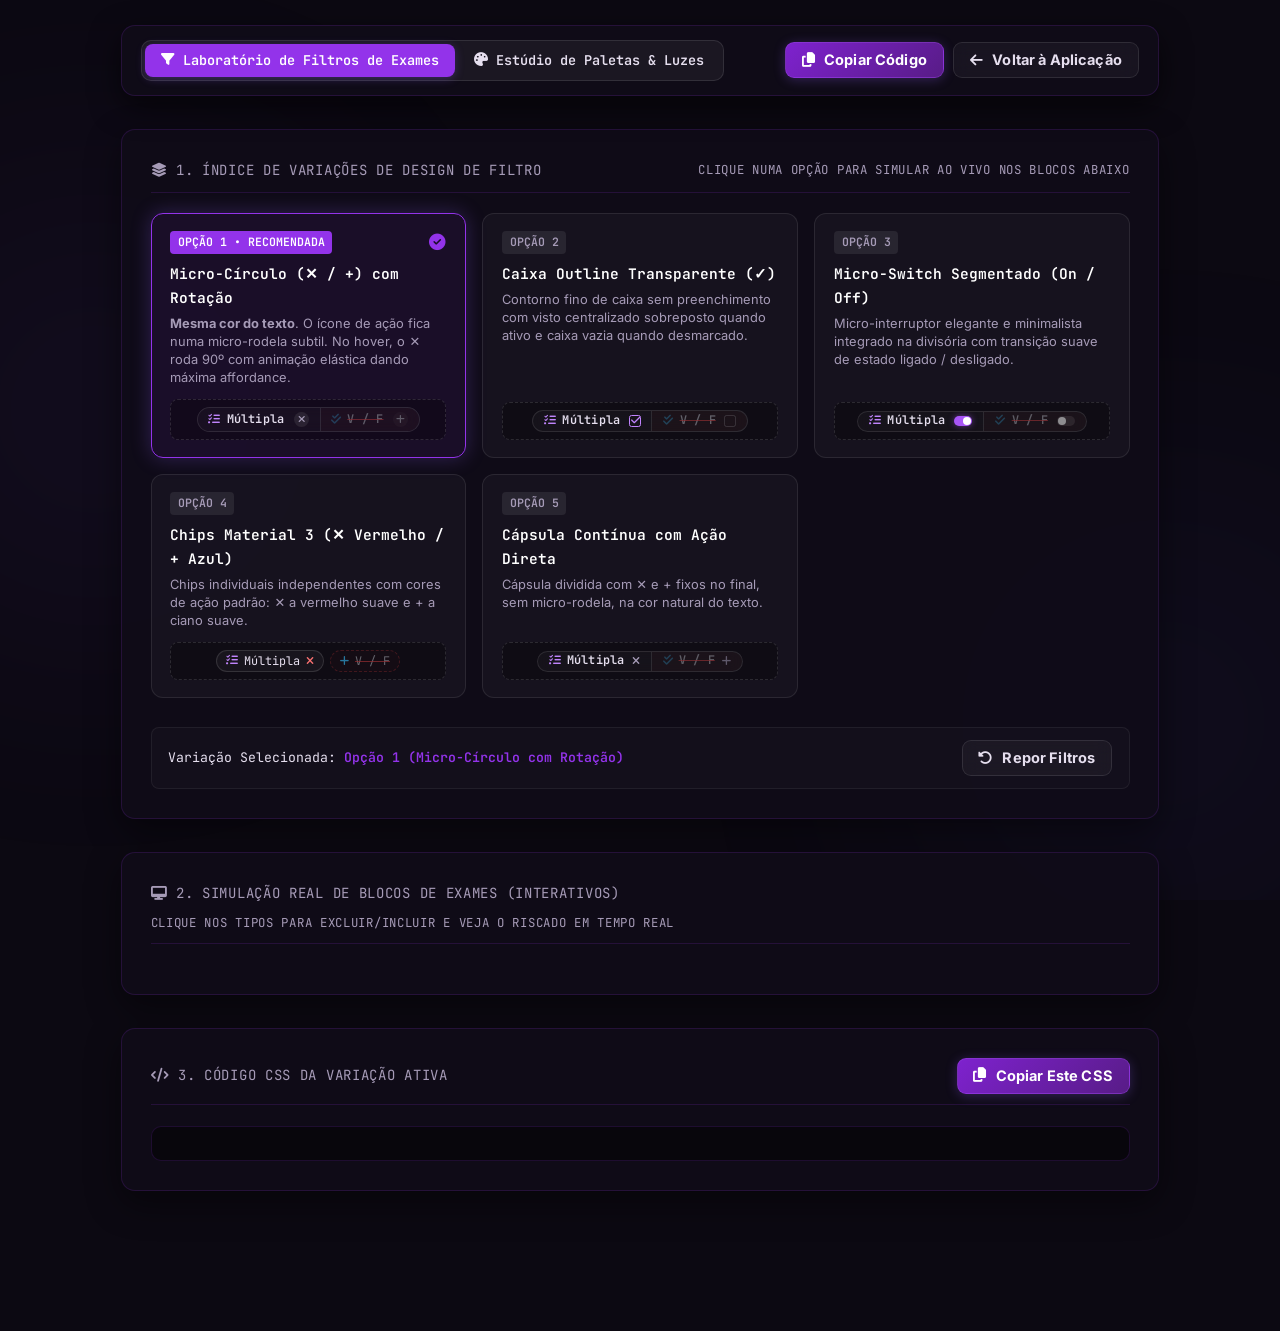
<file: teste.html>
<!DOCTYPE html>
<html lang="pt">
<head>
    <meta charset="UTF-8">
    <meta name="viewport" content="width=device-width, initial-scale=1.0">
    <title>Laboratório de Testes & Estúdio | Simulador de Exames</title>

    <!-- Google Fonts -->
    <link rel="preconnect" href="https://fonts.googleapis.com">
    <link rel="preconnect" href="https://fonts.gstatic.com" crossorigin>
    <link href="https://fonts.googleapis.com/css2?family=Inter:wght@400;500;600;700&family=JetBrains+Mono:wght@400;500;600;700&display=swap" rel="stylesheet">

    <!-- FontAwesome -->
    <link rel="stylesheet" href="https://cdnjs.cloudflare.com/ajax/libs/font-awesome/6.4.0/css/all.min.css">
    
    <!-- Base Stylesheet -->
    <link rel="stylesheet" href="static/style.css">
    <link rel="stylesheet" href="static/colors.css">
    <link rel="stylesheet" href="static/typography.css">

    <style>
        :root {
            transition: background-color 0.25s ease, color 0.25s ease;
            --glow-color-1: #8b5cf6;
            --glow-color-2: #6366f1;
            --glow-opacity-1: 0.16;
            --glow-opacity-2: 0.12;
            --glow-size: 550px;
            --glow-blur: 140px;
            --glow-anim-speed: 8s;
        }

        body {
            background-color: var(--bg-color);
            color: var(--text-primary);
            min-height: 100vh;
            padding-bottom: 5rem;
            position: relative;
            overflow-x: hidden;
            transition: background-color 0.25s ease;
        }

        /* ----------------------------------------------------
           DYNAMIC AMBIENT LIGHTS & BACKGROUND DECORATIONS
           ---------------------------------------------------- */
        .ambient-layer {
            position: fixed;
            top: 0;
            left: 0;
            width: 100vw;
            height: 100vh;
            pointer-events: none;
            z-index: 0;
            overflow: hidden;
            transition: opacity 0.4s ease;
        }

        .ambient-glow-orb {
            position: absolute;
            border-radius: 50%;
            filter: blur(var(--glow-blur));
            will-change: transform, opacity;
            transition: background 0.3s ease, filter 0.3s ease, width 0.3s ease, height 0.3s ease;
        }

        .orb-1 {
            top: 15%;
            left: -180px;
            width: var(--glow-size);
            height: var(--glow-size);
            background: radial-gradient(circle, var(--glow-color-1) 0%, transparent 70%);
            opacity: var(--glow-opacity-1);
            animation: float-glow-1 var(--glow-anim-speed) ease-in-out infinite alternate;
        }

        .orb-2 {
            top: 45%;
            right: -200px;
            width: calc(var(--glow-size) * 1.15);
            height: calc(var(--glow-size) * 1.15);
            background: radial-gradient(circle, var(--glow-color-2) 0%, transparent 70%);
            opacity: var(--glow-opacity-2);
            animation: float-glow-2 calc(var(--glow-anim-speed) * 1.25) ease-in-out infinite alternate;
        }

        /* Subtle Dot Grid Background Overlay */
        .grid-overlay {
            position: fixed;
            top: 0;
            left: 0;
            width: 100vw;
            height: 100vh;
            pointer-events: none;
            z-index: 0;
            background-image: radial-gradient(rgba(255, 255, 255, 0.08) 1px, transparent 1px);
            background-size: 28px 28px;
            opacity: 0;
            transition: opacity 0.3s ease;
        }

        .grid-overlay.active {
            opacity: 0.35;
        }

        @keyframes float-glow-1 {
            0% { transform: translate(0, 0) scale(1); }
            50% { transform: translate(60px, 40px) scale(1.1); }
            100% { transform: translate(-40px, 70px) scale(0.95); }
        }

        @keyframes float-glow-2 {
            0% { transform: translate(0, 0) scale(1); }
            50% { transform: translate(-70px, -50px) scale(1.15); }
            100% { transform: translate(40px, -30px) scale(0.9); }
        }

        .studio-container {
            max-width: 1080px;
            margin: 1.5rem auto;
            padding: 0 1.25rem;
            position: relative;
            z-index: 1;
        }

        /* Top Sticky Floating Switcher & Tabs */
        .sticky-toolbar {
            position: sticky;
            top: 1rem;
            z-index: 100;
            background: var(--pane-bg);
            border: 1px solid var(--card-border);
            border-radius: 14px;
            padding: 0.85rem 1.2rem;
            margin-bottom: 2rem;
            backdrop-filter: blur(16px);
            box-shadow: 0 10px 30px rgba(0, 0, 0, 0.6);
            display: flex;
            justify-content: space-between;
            align-items: center;
            flex-wrap: wrap;
            gap: 0.85rem;
        }

        .studio-nav-tabs {
            display: inline-flex;
            background: rgba(255, 255, 255, 0.05);
            border: 1px solid rgba(255, 255, 255, 0.1);
            border-radius: 10px;
            padding: 3px;
            gap: 3px;
        }

        .studio-tab-btn {
            background: transparent;
            border: none;
            color: var(--text-secondary);
            font-family: var(--font-jetbrains-mono);
            font-size: 0.82rem;
            font-weight: 600;
            padding: 0.45rem 0.95rem;
            border-radius: 8px;
            cursor: pointer;
            display: inline-flex;
            align-items: center;
            gap: 0.5rem;
            transition: all 0.2s ease;
            outline: none;
        }

        .studio-tab-btn:hover {
            color: #ffffff;
            background: rgba(255, 255, 255, 0.06);
        }

        .studio-tab-btn.active {
            background: var(--primary);
            color: #ffffff;
            box-shadow: 0 2px 10px var(--primary-glow);
        }

        .active-palette-name {
            font-family: var(--font-jetbrains-mono);
            font-size: 0.90rem;
            font-weight: 700;
            color: var(--primary);
            display: flex;
            align-items: center;
            gap: 0.5rem;
        }

        /* Live Preview Simulation Section */
        .live-preview-box {
            background: var(--pane-bg);
            border: 1px solid var(--card-border);
            border-radius: 14px;
            padding: 1.75rem;
            margin-bottom: 2rem;
            box-shadow: 0 12px 35px rgba(0, 0, 0, 0.45);
        }

        .live-section-title {
            font-family: var(--font-jetbrains-mono);
            font-size: 0.85rem;
            color: var(--text-dim);
            text-transform: uppercase;
            letter-spacing: 0.05em;
            margin-bottom: 1.25rem;
            display: flex;
            align-items: center;
            justify-content: space-between;
            border-bottom: 1px solid var(--card-border);
            padding-bottom: 0.65rem;
            flex-wrap: wrap;
            gap: 0.5rem;
        }

        /* ----------------------------------------------------
           FILTER LAB OPTIONS INDEX & CARDS
           ---------------------------------------------------- */
        .filter-options-grid {
            display: grid;
            grid-template-columns: repeat(auto-fit, minmax(240px, 1fr));
            gap: 1rem;
            margin-bottom: 1.75rem;
        }

        .filter-option-card {
            background: rgba(255, 255, 255, 0.03);
            border: 1px solid rgba(255, 255, 255, 0.09);
            border-radius: 12px;
            padding: 1rem 1.15rem;
            cursor: pointer;
            transition: all 0.22s cubic-bezier(0.4, 0, 0.2, 1);
            user-select: none;
            display: flex;
            flex-direction: column;
            justify-content: space-between;
            position: relative;
        }

        .filter-option-card:hover {
            transform: translateY(-2px);
            border-color: rgba(255, 255, 255, 0.25);
            background: rgba(255, 255, 255, 0.05);
            box-shadow: 0 8px 24px rgba(0, 0, 0, 0.4);
        }

        .filter-option-card.active {
            border-color: var(--primary);
            background: rgba(147, 51, 234, 0.08);
            box-shadow: 0 0 20px var(--primary-glow);
        }

        .filter-option-header {
            display: flex;
            align-items: center;
            justify-content: space-between;
            margin-bottom: 0.5rem;
        }

        .filter-option-badge {
            font-family: var(--font-jetbrains-mono);
            font-size: 0.70rem;
            font-weight: 700;
            padding: 0.15rem 0.45rem;
            border-radius: 4px;
            background: rgba(255, 255, 255, 0.08);
            color: var(--text-dim);
        }

        .filter-option-card.active .filter-option-badge {
            background: var(--primary);
            color: #ffffff;
        }

        .filter-option-title {
            font-family: var(--font-jetbrains-mono);
            font-size: 0.88rem;
            font-weight: 700;
            color: #ffffff;
            margin-bottom: 0.35rem;
        }

        .filter-option-desc {
            font-family: var(--font-inter);
            font-size: 0.78rem;
            color: var(--text-dim);
            line-height: 1.4;
            margin-bottom: 0.75rem;
        }

        .filter-option-preview-mini {
            background: rgba(0, 0, 0, 0.3);
            border: 1px dashed rgba(255, 255, 255, 0.12);
            border-radius: 8px;
            padding: 0.4rem 0.6rem;
            display: flex;
            align-items: center;
            justify-content: center;
            pointer-events: none;
        }

        /* ----------------------------------------------------
           STYLE VARIATION 1: Micro-Botão Redondo (✕) e (+) com Rotação (Mesma Cor do Texto)
           ---------------------------------------------------- */
        .style-var-1 .exam-types-capsule {
            display: inline-flex;
            align-items: center;
            background: rgba(255, 255, 255, 0.03);
            border: 1px solid rgba(255, 255, 255, 0.1);
            border-radius: var(--border-radius-pill);
            overflow: hidden;
            line-height: 1;
            white-space: nowrap;
            backdrop-filter: blur(8px);
            margin: 0.05rem 0;
            width: fit-content;
            user-select: none;
            transition: all var(--transition-speed) ease;
        }

        .style-var-1 .exam-type-segment {
            display: inline-flex;
            align-items: center;
            gap: 0.35rem;
            font-family: var(--font-jetbrains-mono);
            font-size: 0.72rem;
            font-weight: 500;
            color: var(--text-secondary);
            padding: 0.22rem 0.65rem;
            letter-spacing: 0.02em;
            background: transparent;
            border: none;
            outline: none;
            cursor: pointer;
            transition: all var(--transition-speed) ease;
        }

        .style-var-1 .exam-type-segment:not(:last-child) {
            border-right: 1px solid rgba(255, 255, 255, 0.1);
        }

        .style-var-1 .chip-action-bubble {
            display: inline-flex;
            align-items: center;
            justify-content: center;
            width: 15px;
            height: 15px;
            border-radius: 50%;
            background: rgba(255, 255, 255, 0.08);
            margin-left: 0.22rem;
            font-size: 0.60rem;
            color: var(--text-dim);
            transition: transform 0.28s cubic-bezier(0.34, 1.56, 0.64, 1), background 0.2s ease, color 0.2s ease;
        }

        .style-var-1 .exam-type-segment:hover {
            background: rgba(255, 255, 255, 0.08);
            color: #ffffff;
        }

        .style-var-1 .exam-type-segment:hover .chip-action-bubble {
            background: rgba(255, 255, 255, 0.22);
            color: #ffffff;
            transform: scale(1.22);
        }

        .style-var-1 .exam-type-segment.type-excluded {
            opacity: 0.52;
            background: rgba(239, 68, 68, 0.05);
            color: #a1a1aa;
        }

        .style-var-1 .exam-type-segment.type-excluded .type-segment-text {
            text-decoration: line-through;
            text-decoration-thickness: 1.2px;
            text-decoration-color: rgba(239, 68, 68, 0.7);
        }

        .style-var-1 .exam-type-segment.type-excluded .chip-action-bubble {
            background: rgba(255, 255, 255, 0.05);
            color: #a1a1aa;
        }

        .style-var-1 .exam-type-segment.type-excluded:hover {
            opacity: 0.95;
            background: rgba(56, 189, 248, 0.08);
            color: #ffffff;
        }

        .style-var-1 .exam-type-segment.type-excluded:hover .type-segment-text {
            text-decoration: none;
        }

        .style-var-1 .exam-type-segment.type-excluded:hover .chip-action-bubble {
            background: rgba(56, 189, 248, 0.25);
            color: #38bdf8;
            transform: scale(1.22);
        }

        /* ----------------------------------------------------
           STYLE VARIATION 2: Caixa com Outline Transparente e Visto Sobreposto (✓)
           ---------------------------------------------------- */
        .style-var-2 .exam-types-capsule {
            display: inline-flex;
            align-items: center;
            background: rgba(255, 255, 255, 0.03);
            border: 1px solid rgba(255, 255, 255, 0.1);
            border-radius: var(--border-radius-pill);
            overflow: hidden;
            line-height: 1;
            white-space: nowrap;
            backdrop-filter: blur(8px);
            margin: 0.05rem 0;
            width: fit-content;
            user-select: none;
            transition: all var(--transition-speed) ease;
        }

        .style-var-2 .exam-type-segment {
            display: inline-flex;
            align-items: center;
            gap: 0.38rem;
            font-family: var(--font-jetbrains-mono);
            font-size: 0.72rem;
            font-weight: 500;
            color: var(--text-secondary);
            padding: 0.22rem 0.65rem;
            letter-spacing: 0.02em;
            background: transparent;
            border: none;
            outline: none;
            cursor: pointer;
            transition: all var(--transition-speed) ease;
        }

        .style-var-2 .exam-type-segment:not(:last-child) {
            border-right: 1px solid rgba(255, 255, 255, 0.1);
        }

        .style-var-2 .custom-checkbox-box {
            width: 12px;
            height: 12px;
            min-width: 12px;
            min-height: 12px;
            border: 1.5px solid rgba(255, 255, 255, 0.35);
            border-radius: 2.5px;
            background: transparent;
            display: inline-flex;
            align-items: center;
            justify-content: center;
            margin-left: 0.12rem;
            box-sizing: border-box;
            position: relative;
            transition: all var(--transition-speed) ease;
        }

        .style-var-2 .custom-checkbox-box.checked {
            border-color: #c084fc;
            background: transparent;
        }

        .style-var-2 .custom-checkbox-box .fa-check {
            font-size: 0.58rem;
            color: #c084fc;
            line-height: 1;
            font-weight: 900;
            transform: scale(1.1);
            transition: transform var(--transition-speed) ease, color var(--transition-speed) ease;
        }

        .style-var-2 .exam-type-segment:hover .custom-checkbox-box.checked {
            border-color: #e879f9;
        }

        .style-var-2 .exam-type-segment:hover .custom-checkbox-box.checked .fa-check {
            color: #e879f9;
            transform: scale(1.25);
        }

        .style-var-2 .custom-checkbox-box.unchecked {
            border-color: rgba(255, 255, 255, 0.24);
            background: transparent;
        }

        .style-var-2 .exam-type-segment:hover .custom-checkbox-box.unchecked {
            border-color: #38bdf8;
            transform: scale(1.1);
        }

        .style-var-2 .exam-type-segment:hover {
            background: rgba(255, 255, 255, 0.08);
            color: #ffffff;
        }

        .style-var-2 .exam-type-segment.type-excluded {
            opacity: 0.55;
            background: rgba(239, 68, 68, 0.05);
            color: #a1a1aa;
        }

        .style-var-2 .exam-type-segment.type-excluded .type-segment-text {
            text-decoration: line-through;
            text-decoration-thickness: 1.2px;
            text-decoration-color: rgba(239, 68, 68, 0.7);
        }

        .style-var-2 .exam-type-segment.type-excluded:hover {
            opacity: 0.95;
            background: rgba(56, 189, 248, 0.08);
            color: #ffffff;
        }

        .style-var-2 .exam-type-segment.type-excluded:hover .type-segment-text {
            text-decoration: none;
        }

        /* ----------------------------------------------------
           STYLE VARIATION 3: Micro-Switch Segmentado (On / Off)
           ---------------------------------------------------- */
        .style-var-3 .exam-types-capsule {
            display: inline-flex;
            align-items: center;
            background: rgba(255, 255, 255, 0.03);
            border: 1px solid rgba(255, 255, 255, 0.1);
            border-radius: var(--border-radius-pill);
            overflow: hidden;
            line-height: 1;
            white-space: nowrap;
            backdrop-filter: blur(8px);
            margin: 0.05rem 0;
            width: fit-content;
            user-select: none;
            transition: all var(--transition-speed) ease;
        }

        .style-var-3 .exam-type-segment {
            display: inline-flex;
            align-items: center;
            gap: 0.40rem;
            font-family: var(--font-jetbrains-mono);
            font-size: 0.72rem;
            font-weight: 500;
            color: var(--text-secondary);
            padding: 0.22rem 0.65rem;
            letter-spacing: 0.02em;
            background: transparent;
            border: none;
            outline: none;
            cursor: pointer;
            transition: all var(--transition-speed) ease;
        }

        .style-var-3 .exam-type-segment:not(:last-child) {
            border-right: 1px solid rgba(255, 255, 255, 0.1);
        }

        .style-var-3 .micro-toggle-track {
            display: inline-block;
            width: 18px;
            height: 10px;
            background: rgba(255, 255, 255, 0.15);
            border-radius: 10px;
            position: relative;
            margin-left: 0.15rem;
            transition: background 0.22s ease, border-color 0.22s ease;
        }

        .style-var-3 .micro-toggle-thumb {
            position: absolute;
            top: 1px;
            left: 1px;
            width: 8px;
            height: 8px;
            border-radius: 50%;
            background: #ffffff;
            transition: transform 0.22s cubic-bezier(0.34, 1.56, 0.64, 1), background 0.22s ease;
        }

        .style-var-3 .exam-type-segment:not(.type-excluded) .micro-toggle-track {
            background: #a855f7;
            box-shadow: 0 0 6px rgba(168, 85, 247, 0.5);
        }

        .style-var-3 .exam-type-segment:not(.type-excluded) .micro-toggle-thumb {
            transform: translateX(8px);
            background: #ffffff;
        }

        .style-var-3 .exam-type-segment.type-excluded {
            opacity: 0.52;
            background: rgba(239, 68, 68, 0.05);
            color: #a1a1aa;
        }

        .style-var-3 .exam-type-segment.type-excluded .type-segment-text {
            text-decoration: line-through;
            text-decoration-thickness: 1.2px;
            text-decoration-color: rgba(239, 68, 68, 0.7);
        }

        .style-var-3 .exam-type-segment.type-excluded:hover {
            opacity: 0.95;
            background: rgba(56, 189, 248, 0.08);
            color: #ffffff;
        }

        .style-var-3 .exam-type-segment.type-excluded:hover .type-segment-text {
            text-decoration: none;
        }

        /* ----------------------------------------------------
           STYLE VARIATION 4: Chips Individuais Material 3 com ✕ e + Coloridos
           ---------------------------------------------------- */
        .style-var-4 .exam-types-chips-row {
            display: inline-flex;
            align-items: center;
            gap: 0.38rem;
            flex-wrap: wrap;
            margin: 0.05rem 0;
        }

        .style-var-4 .exam-type-chip {
            display: inline-flex;
            align-items: center;
            gap: 0.35rem;
            background: rgba(255, 255, 255, 0.04);
            border: 1px solid rgba(255, 255, 255, 0.12);
            border-radius: var(--border-radius-pill);
            padding: 0.16rem 0.55rem;
            font-family: var(--font-jetbrains-mono);
            font-size: 0.72rem;
            font-weight: 500;
            color: var(--text-secondary);
            cursor: pointer;
            user-select: none;
            outline: none;
            line-height: 1.2;
            transition: all var(--transition-speed) ease;
        }

        .style-var-4 .exam-type-chip .chip-action-icon.action-xmark {
            color: #f87171;
            font-size: 0.65rem;
        }

        .style-var-4 .exam-type-chip:hover .chip-action-icon.action-xmark {
            color: #ef4444;
            transform: scale(1.2);
        }

        .style-var-4 .exam-type-chip .chip-action-icon.action-plus {
            color: #38bdf8;
            font-size: 0.65rem;
        }

        .style-var-4 .exam-type-chip:hover .chip-action-icon.action-plus {
            color: #0ea5e9;
            transform: scale(1.2);
        }

        .style-var-4 .exam-type-chip:hover {
            background: rgba(255, 255, 255, 0.08);
            border-color: rgba(255, 255, 255, 0.25);
            color: #ffffff;
        }

        .style-var-4 .exam-type-chip.type-excluded {
            background: rgba(239, 68, 68, 0.04);
            border: 1px dashed rgba(239, 68, 68, 0.35);
            color: #a1a1aa;
            opacity: 0.6;
        }

        .style-var-4 .exam-type-chip.type-excluded .chip-text {
            text-decoration: line-through;
            text-decoration-thickness: 1.2px;
            text-decoration-color: rgba(239, 68, 68, 0.7);
        }

        .style-var-4 .exam-type-chip.type-excluded:hover {
            opacity: 0.95;
            background: rgba(56, 189, 248, 0.08);
            border-color: rgba(56, 189, 248, 0.5);
            border-style: solid;
            color: #ffffff;
        }

        .style-var-4 .exam-type-chip.type-excluded:hover .chip-text {
            text-decoration: none;
        }

        /* ----------------------------------------------------
           STYLE VARIATION 5: Cápsula Contínua com Ação Direta (✕ e + Sem Círculo)
           ---------------------------------------------------- */
        .style-var-5 .exam-types-capsule {
            display: inline-flex;
            align-items: center;
            background: rgba(255, 255, 255, 0.03);
            border: 1px solid rgba(255, 255, 255, 0.1);
            border-radius: var(--border-radius-pill);
            overflow: hidden;
            line-height: 1;
            white-space: nowrap;
            backdrop-filter: blur(8px);
            margin: 0.05rem 0;
            width: fit-content;
            user-select: none;
            transition: all var(--transition-speed) ease;
        }

        .style-var-5 .exam-type-segment {
            display: inline-flex;
            align-items: center;
            gap: 0.35rem;
            font-family: var(--font-jetbrains-mono);
            font-size: 0.72rem;
            font-weight: 500;
            color: var(--text-secondary);
            padding: 0.22rem 0.65rem;
            letter-spacing: 0.02em;
            background: transparent;
            border: none;
            outline: none;
            cursor: pointer;
            transition: all var(--transition-speed) ease;
        }

        .style-var-5 .exam-type-segment:not(:last-child) {
            border-right: 1px solid rgba(255, 255, 255, 0.1);
        }

        .style-var-5 .chip-action-direct {
            font-size: 0.65rem;
            margin-left: 0.1rem;
            color: var(--text-dim);
            transition: transform 0.2s ease, color 0.2s ease;
        }

        .style-var-5 .exam-type-segment:hover {
            background: rgba(255, 255, 255, 0.08);
            color: #ffffff;
        }

        .style-var-5 .exam-type-segment:hover .chip-action-direct {
            color: #ffffff;
            transform: scale(1.2);
        }

        .style-var-5 .exam-type-segment.type-excluded {
            opacity: 0.52;
            background: rgba(239, 68, 68, 0.05);
            color: #a1a1aa;
        }

        .style-var-5 .exam-type-segment.type-excluded .type-segment-text {
            text-decoration: line-through;
            text-decoration-thickness: 1.2px;
            text-decoration-color: rgba(239, 68, 68, 0.7);
        }

        .style-var-5 .exam-type-segment.type-excluded:hover {
            opacity: 0.95;
            background: rgba(56, 189, 248, 0.08);
            color: #ffffff;
        }

        .style-var-5 .exam-type-segment.type-excluded:hover .type-segment-text {
            text-decoration: none;
        }

        /* Common Type Icon Styling */
        .chip-type-icon {
            font-size: 0.7rem;
            transition: transform var(--transition-speed) ease, opacity var(--transition-speed) ease;
        }
        .badge-type-choice .chip-type-icon { color: #c084fc; }
        .badge-type-boolean .chip-type-icon { color: #38bdf8; }
        .badge-type-written .chip-type-icon { color: #fbbf24; }

        /* Code Preview Box */
        .code-preview-box {
            background: rgba(0, 0, 0, 0.45);
            border: 1px solid var(--card-border);
            border-radius: 10px;
            padding: 1rem;
            margin-top: 1.25rem;
            position: relative;
        }

        .code-preview-box pre {
            font-family: var(--font-jetbrains-mono);
            font-size: 0.76rem;
            color: #e4e4e7;
            margin: 0;
            overflow-x: auto;
            white-space: pre-wrap;
        }

        /* ============================================================
           LIGHTING CONTROL PANEL
           ============================================================ */
        .lights-panel {
            background: var(--pane-bg);
            border: 1px solid var(--card-border);
            border-radius: 14px;
            padding: 1.5rem;
            margin-bottom: 2rem;
            box-shadow: 0 10px 30px rgba(0, 0, 0, 0.5);
        }

        .lights-panel-header {
            display: flex;
            justify-content: space-between;
            align-items: center;
            margin-bottom: 1.25rem;
            border-bottom: 1px solid var(--card-border);
            padding-bottom: 0.75rem;
        }

        .lights-panel-title {
            font-family: var(--font-jetbrains-mono);
            font-size: 0.92rem;
            font-weight: 700;
            color: #ffffff;
            display: flex;
            align-items: center;
            gap: 0.6rem;
        }

        .lights-controls-grid {
            display: grid;
            grid-template-columns: repeat(auto-fit, minmax(220px, 1fr));
            gap: 1.25rem;
        }

        .light-ctrl-item {
            display: flex;
            flex-direction: column;
            gap: 0.45rem;
        }

        .light-ctrl-item label {
            font-family: var(--font-jetbrains-mono);
            font-size: 0.76rem;
            color: var(--text-dim);
            font-weight: 600;
            display: flex;
            justify-content: space-between;
        }

        .light-ctrl-item input[type="range"] {
            width: 100%;
            accent-color: var(--primary);
            cursor: pointer;
        }

        .light-ctrl-item input[type="color"] {
            width: 100%;
            height: 36px;
            border: 1px solid var(--card-border);
            border-radius: 8px;
            background: transparent;
            cursor: pointer;
            padding: 2px;
        }

        .btn-toggle-switch {
            display: inline-flex;
            align-items: center;
            gap: 0.6rem;
            background: rgba(255, 255, 255, 0.06);
            border: 1px solid var(--card-border);
            padding: 0.4rem 0.85rem;
            border-radius: 8px;
            color: var(--text-primary);
            font-family: var(--font-jetbrains-mono);
            font-size: 0.78rem;
            cursor: pointer;
            transition: all 0.2s ease;
        }

        .btn-toggle-switch.active {
            background: var(--primary-bg-subtle);
            border-color: var(--primary);
            color: #ffffff;
        }

        .light-presets-bar {
            display: flex;
            gap: 0.6rem;
            flex-wrap: wrap;
            margin-top: 1rem;
            padding-top: 1rem;
            border-top: 1px dashed var(--card-border);
        }

        .btn-preset {
            font-family: var(--font-jetbrains-mono);
            font-size: 0.75rem;
            padding: 0.35rem 0.75rem;
            border-radius: 6px;
            background: rgba(255, 255, 255, 0.04);
            border: 1px solid var(--card-border);
            color: var(--text-secondary);
            cursor: pointer;
            transition: all 0.2s ease;
        }

        .btn-preset:hover {
            background: var(--primary-bg-subtle);
            border-color: var(--primary);
            color: #ffffff;
        }

        /* Palettes Grid Selector */
        .palettes-grid {
            display: grid;
            grid-template-columns: repeat(auto-fill, minmax(310px, 1fr));
            gap: 1.25rem;
            margin-top: 1.25rem;
        }

        .palette-card {
            background: rgba(255, 255, 255, 0.02);
            border: 1px solid rgba(255, 255, 255, 0.08);
            border-radius: 12px;
            padding: 1.25rem;
            cursor: pointer;
            transition: all 0.22s ease;
            position: relative;
            user-select: none;
        }

        .palette-card:hover {
            transform: translateY(-3px);
            border-color: rgba(255, 255, 255, 0.25);
            box-shadow: 0 8px 25px rgba(0, 0, 0, 0.45);
        }

        .palette-card.active {
            border-color: var(--primary);
            background: rgba(255, 255, 255, 0.04);
            box-shadow: 0 0 18px var(--primary-glow);
        }

        .palette-card-header {
            display: flex;
            justify-content: space-between;
            align-items: center;
            margin-bottom: 0.85rem;
        }

        .palette-card-title {
            font-family: var(--font-jetbrains-mono);
            font-size: 0.88rem;
            font-weight: 700;
            color: #ffffff;
        }

        .color-swatches {
            display: flex;
            gap: 0.35rem;
        }

        .swatch {
            width: 18px;
            height: 18px;
            border-radius: 4px;
            border: 1px solid rgba(255, 255, 255, 0.15);
        }

        .palette-card-desc {
            font-family: var(--font-inter);
            font-size: 0.82rem;
            color: #a1a1aa;
            line-height: 1.45;
            margin-bottom: 0.75rem;
        }

        .palette-card-meta {
            font-family: var(--font-jetbrains-mono);
            font-size: 0.74rem;
            color: #71717a;
        }
    </style>
</head>
<body>
    <!-- AMBIENT BACKGROUND GLOW LIGHTS -->
    <div id="ambient-layer" class="ambient-layer">
        <div id="orb-1" class="ambient-glow-orb orb-1"></div>
        <div id="orb-2" class="ambient-glow-orb orb-2"></div>
    </div>
    <div id="grid-overlay" class="grid-overlay"></div>

    <div class="app-container studio-container">
        
        <!-- TOP STICKY BAR WITH TABS -->
        <div class="sticky-toolbar">
            <div class="studio-nav-tabs" role="tablist">
                <button class="studio-tab-btn active" id="tab-btn-filters" onclick="switchStudioTab('filters')">
                    <i class="fa-solid fa-filter"></i> Laboratório de Filtros de Exames
                </button>
                <button class="studio-tab-btn" id="tab-btn-palettes" onclick="switchStudioTab('palettes')">
                    <i class="fa-solid fa-palette"></i> Estúdio de Paletas & Luzes
                </button>
            </div>
            
            <div style="display: flex; gap: 0.6rem; align-items: center;">
                <button id="btn-copy-css" class="btn-control btn-primary btn-sm" onclick="copyActiveContextCSS()">
                    <i class="fa-solid fa-copy"></i> Copiar Código
                </button>
                <a href="index.html" class="btn-control btn-secondary btn-sm">
                    <i class="fa-solid fa-arrow-left"></i> Voltar à Aplicação
                </a>
            </div>
        </div>

        <!-- ============================================================
             SECTION 1: LABORATÓRIO DE FILTROS DE EXAMES
             ============================================================ -->
        <div id="section-filters" class="studio-section">
            
            <!-- Index Selector of Variations -->
            <div class="live-preview-box">
                <div class="live-section-title">
                    <span><i class="fa-solid fa-layer-group"></i> 1. ÍNDICE DE VARIAÇÕES DE DESIGN DE FILTRO</span>
                    <span style="font-size: 0.75rem; color: var(--text-dim);">Clique numa opção para simular ao vivo nos blocos abaixo</span>
                </div>

                <div class="filter-options-grid" id="filter-options-grid">
                    
                    <!-- Opção 1 -->
                    <div class="filter-option-card active" data-variant="1" onclick="selectFilterVariant(1)">
                        <div>
                            <div class="filter-option-header">
                                <span class="filter-option-badge">OPÇÃO 1 • RECOMENDADA</span>
                                <i class="fa-solid fa-circle-check" style="color: var(--primary);"></i>
                            </div>
                            <h4 class="filter-option-title">Micro-Círculo (✕ / +) com Rotação</h4>
                            <p class="filter-option-desc">
                                <strong>Mesma cor do texto</strong>. O ícone de ação fica numa micro-rodela subtil. No hover, o ✕ roda 90º com animação elástica dando máxima affordance.
                            </p>
                        </div>
                        <div class="filter-option-preview-mini style-var-1">
                            <div class="exam-types-capsule">
                                <div class="exam-type-segment badge-type-choice">
                                    <i class="fa-solid fa-list-check chip-type-icon"></i>
                                    <span class="type-segment-text">Múltipla</span>
                                    <span class="chip-action-bubble"><i class="fa-solid fa-xmark"></i></span>
                                </div>
                                <div class="exam-type-segment badge-type-boolean type-excluded">
                                    <i class="fa-solid fa-check-double chip-type-icon"></i>
                                    <span class="type-segment-text">V / F</span>
                                    <span class="chip-action-bubble"><i class="fa-solid fa-plus"></i></span>
                                </div>
                            </div>
                        </div>
                    </div>

                    <!-- Opção 2 -->
                    <div class="filter-option-card" data-variant="2" onclick="selectFilterVariant(2)">
                        <div>
                            <div class="filter-option-header">
                                <span class="filter-option-badge">OPÇÃO 2</span>
                            </div>
                            <h4 class="filter-option-title">Caixa Outline Transparente (✓)</h4>
                            <p class="filter-option-desc">
                                Contorno fino de caixa sem preenchimento com visto centralizado sobreposto quando ativo e caixa vazia quando desmarcado.
                            </p>
                        </div>
                        <div class="filter-option-preview-mini style-var-2">
                            <div class="exam-types-capsule">
                                <div class="exam-type-segment badge-type-choice">
                                    <i class="fa-solid fa-list-check chip-type-icon"></i>
                                    <span class="type-segment-text">Múltipla</span>
                                    <span class="custom-checkbox-box checked"><i class="fa-solid fa-check"></i></span>
                                </div>
                                <div class="exam-type-segment badge-type-boolean type-excluded">
                                    <i class="fa-solid fa-check-double chip-type-icon"></i>
                                    <span class="type-segment-text">V / F</span>
                                    <span class="custom-checkbox-box unchecked"></span>
                                </div>
                            </div>
                        </div>
                    </div>

                    <!-- Opção 3 -->
                    <div class="filter-option-card" data-variant="3" onclick="selectFilterVariant(3)">
                        <div>
                            <div class="filter-option-header">
                                <span class="filter-option-badge">OPÇÃO 3</span>
                            </div>
                            <h4 class="filter-option-title">Micro-Switch Segmentado (On / Off)</h4>
                            <p class="filter-option-desc">
                                Micro-interruptor elegante e minimalista integrado na divisória com transição suave de estado ligado / desligado.
                            </p>
                        </div>
                        <div class="filter-option-preview-mini style-var-3">
                            <div class="exam-types-capsule">
                                <div class="exam-type-segment badge-type-choice">
                                    <i class="fa-solid fa-list-check chip-type-icon"></i>
                                    <span class="type-segment-text">Múltipla</span>
                                    <span class="micro-toggle-track"><span class="micro-toggle-thumb"></span></span>
                                </div>
                                <div class="exam-type-segment badge-type-boolean type-excluded">
                                    <i class="fa-solid fa-check-double chip-type-icon"></i>
                                    <span class="type-segment-text">V / F</span>
                                    <span class="micro-toggle-track"><span class="micro-toggle-thumb"></span></span>
                                </div>
                            </div>
                        </div>
                    </div>

                    <!-- Opção 4 -->
                    <div class="filter-option-card" data-variant="4" onclick="selectFilterVariant(4)">
                        <div>
                            <div class="filter-option-header">
                                <span class="filter-option-badge">OPÇÃO 4</span>
                            </div>
                            <h4 class="filter-option-title">Chips Material 3 (✕ Vermelho / + Azul)</h4>
                            <p class="filter-option-desc">
                                Chips individuais independentes com cores de ação padrão: ✕ a vermelho suave e + a ciano suave.
                            </p>
                        </div>
                        <div class="filter-option-preview-mini style-var-4">
                            <div class="exam-types-chips-row">
                                <div class="exam-type-chip badge-type-choice">
                                    <i class="fa-solid fa-list-check chip-type-icon"></i>
                                    <span class="chip-text">Múltipla</span>
                                    <i class="fa-solid fa-xmark chip-action-icon action-xmark"></i>
                                </div>
                                <div class="exam-type-chip badge-type-boolean type-excluded">
                                    <i class="fa-solid fa-plus chip-action-icon action-plus"></i>
                                    <span class="chip-text">V / F</span>
                                </div>
                            </div>
                        </div>
                    </div>

                    <!-- Opção 5 -->
                    <div class="filter-option-card" data-variant="5" onclick="selectFilterVariant(5)">
                        <div>
                            <div class="filter-option-header">
                                <span class="filter-option-badge">OPÇÃO 5</span>
                            </div>
                            <h4 class="filter-option-title">Cápsula Contínua com Ação Direta</h4>
                            <p class="filter-option-desc">
                                Cápsula dividida com ✕ e + fixos no final, sem micro-rodela, na cor natural do texto.
                            </p>
                        </div>
                        <div class="filter-option-preview-mini style-var-5">
                            <div class="exam-types-capsule">
                                <div class="exam-type-segment badge-type-choice">
                                    <i class="fa-solid fa-list-check chip-type-icon"></i>
                                    <span class="type-segment-text">Múltipla</span>
                                    <i class="fa-solid fa-xmark chip-action-direct"></i>
                                </div>
                                <div class="exam-type-segment badge-type-boolean type-excluded">
                                    <i class="fa-solid fa-check-double chip-type-icon"></i>
                                    <span class="type-segment-text">V / F</span>
                                    <i class="fa-solid fa-plus chip-action-direct"></i>
                                </div>
                            </div>
                        </div>
                    </div>

                </div>

                <div style="display: flex; justify-content: space-between; align-items: center; background: rgba(255,255,255,0.02); padding: 0.75rem 1rem; border-radius: 8px; border: 1px solid rgba(255,255,255,0.06);">
                    <span style="font-family: var(--font-jetbrains-mono); font-size: 0.80rem; color: var(--text-secondary);">
                        Variação Selecionada: <strong id="lbl-active-variant-title" style="color: var(--primary);">Opção 1 (Micro-Círculo com Rotação)</strong>
                    </span>
                    <button class="btn-control btn-secondary btn-sm" onclick="resetSimulatedFilters()">
                        <i class="fa-solid fa-rotate-left"></i> Repor Filtros
                    </button>
                </div>
            </div>

            <!-- Live Simulated Exam Blocks Grid -->
            <div class="live-preview-box">
                <div class="live-section-title">
                    <span><i class="fa-solid fa-desktop"></i> 2. SIMULAÇÃO REAL DE BLOCOS DE EXAMES (INTERATIVOS)</span>
                    <span style="font-size: 0.75rem; color: var(--text-dim);">Clique nos tipos para excluir/incluir e veja o riscado em tempo real</span>
                </div>

                <div class="exams-grid" id="simulated-exams-grid" style="margin: 0;">
                    <!-- Rendered by JavaScript -->
                </div>
            </div>

            <!-- CSS Code Snippet Preview -->
            <div class="live-preview-box">
                <div class="live-section-title">
                    <span><i class="fa-solid fa-code"></i> 3. CÓDIGO CSS DA VARIAÇÃO ATIVA</span>
                    <button class="btn-control btn-primary btn-sm" onclick="copyVariantCSS()">
                        <i class="fa-solid fa-copy"></i> Copiar Este CSS
                    </button>
                </div>
                <div class="code-preview-box">
                    <pre id="variant-css-code"></pre>
                </div>
            </div>

        </div>

        <!-- ============================================================
             SECTION 2: ESTÚDIO DE PALETAS & LUZES (PRESERVADO)
             ============================================================ -->
        <div id="section-palettes" class="studio-section" style="display: none;">
            
            <!-- PAINEL DE CONFIGURAÇÃO DE LUZES E EFEITOS -->
            <div class="lights-panel">
                <div class="lights-panel-header">
                    <span class="lights-panel-title">
                        <i class="fa-solid fa-wand-magic-sparkles" style="color: var(--primary);"></i>
                        CONFIGURADOR DE LUZES & EFEITOS DE FUNDO
                    </span>
                    <div style="display: flex; gap: 0.6rem;">
                        <button id="btn-toggle-lights" class="btn-toggle-switch active">
                            <i class="fa-solid fa-lightbulb"></i> Luzes: <span id="lbl-lights-state">LIGADAS</span>
                        </button>
                        <button id="btn-toggle-grid" class="btn-toggle-switch">
                            <i class="fa-solid fa-border-none"></i> Grelha Pontilhada: <span id="lbl-grid-state">DESLIGADA</span>
                        </button>
                    </div>
                </div>

                <div class="lights-controls-grid">
                    <!-- Luz 1 Cor & Intensidade -->
                    <div class="light-ctrl-item">
                        <label>
                            <span><i class="fa-solid fa-circle" style="color: var(--glow-color-1);"></i> Luz 1 (Superior)</span>
                            <span id="lbl-glow-val-1">16%</span>
                        </label>
                        <div style="display: flex; gap: 0.5rem; align-items: center;">
                            <input type="color" id="picker-color-1" value="#8b5cf6" style="width: 50px;">
                            <input type="range" id="slider-opacity-1" min="0" max="60" value="16">
                        </div>
                    </div>

                    <!-- Luz 2 Cor & Intensidade -->
                    <div class="light-ctrl-item">
                        <label>
                            <span><i class="fa-solid fa-circle" style="color: var(--glow-color-2);"></i> Luz 2 (Inferior)</span>
                            <span id="lbl-glow-val-2">12%</span>
                        </label>
                        <div style="display: flex; gap: 0.5rem; align-items: center;">
                            <input type="color" id="picker-color-2" value="#6366f1" style="width: 50px;">
                            <input type="range" id="slider-opacity-2" min="0" max="60" value="12">
                        </div>
                    </div>

                    <!-- Tamanho / Dispersão do Brilho -->
                    <div class="light-ctrl-item">
                        <label>
                            <span>Dispersão do Glow</span>
                            <span id="lbl-glow-size">550px</span>
                        </label>
                        <input type="range" id="slider-glow-size" min="250" max="900" value="550">
                    </div>

                    <!-- Velocidade de Animação -->
                    <div class="light-ctrl-item">
                        <label>
                            <span>Velocidade de Movimento</span>
                            <span id="lbl-glow-speed">8s (Suave)</span>
                        </label>
                        <input type="range" id="slider-glow-speed" min="0" max="20" value="8">
                    </div>
                </div>

                <!-- Presets de Luzes Rápidos -->
                <div class="light-presets-bar">
                    <span style="font-family: var(--font-jetbrains-mono); font-size: 0.76rem; color: var(--text-dim); align-self: center;">Presets Rápidos:</span>
                    <button class="btn-preset" onclick="setLightPreset('#8b5cf6', '#6366f1', 20, 16, 600, 8)">🟣 Roxo + Índigo Noturno</button>
                    <button class="btn-preset" onclick="setLightPreset('#a855f7', '#ec4899', 18, 14, 550, 7)">🌸 Cyber Violet + Rosa</button>
                    <button class="btn-preset" onclick="setLightPreset('#9333ea', '#3b82f6', 16, 15, 650, 9)">🌌 Nebula Profunda (Roxo + Azul)</button>
                    <button class="btn-preset" onclick="setLightPreset('#7c3aed', '#7c3aed', 10, 8, 450, 10)">🌑 Eclipse Ultra Subtil</button>
                    <button class="btn-preset" onclick="setLightPreset('#ffffff', '#ffffff', 0, 0, 0, 0)">⚪ 100% Desligado (Preto Puro)</button>
                </div>
            </div>

            <!-- DEMO: RESOLUÇÃO DE QUESTÃO REAL COM OPÇÕES -->
            <div class="live-preview-box">
                <div class="live-section-title">
                    <span><i class="fa-solid fa-circle-question"></i> DEMO • Resolução de Questão Real & Opções</span>
                    <span style="font-size: 0.75rem;">Clique nas opções para testar interação</span>
                </div>

                <div style="display: grid; grid-template-columns: 1fr 1fr; gap: 1.5rem;" id="demo-solver-grid">
                    <!-- Question Side -->
                    <div>
                        <h3 class="question-text" style="font-size: 1.15rem; margin-bottom: 1.25rem;">
                            Qual das seguintes afirmações descreve corretamente a diferença conceitual e prática entre Monitorização e Observabilidade?
                            <span class="btn-copy-group" role="group">
                                <button class="btn-copy-split btn-copy-left"><i class="fa-regular fa-copy"></i> <span>Copiar</span></button>
                                <button class="btn-copy-split btn-copy-right"><span>+ Resposta</span></button>
                            </span>
                        </h3>
                    </div>

                    <!-- Options Side -->
                    <div class="options-container" style="gap: 0.65rem;">
                        <button class="option-btn" onclick="toggleOption(this)">
                            <span class="option-btn-prefix">A)</span>
                            <span>A monitorização e a observabilidade são termos sinónimos que partilham a mesma implementação prática na stack física.</span>
                        </button>
                        <button class="option-btn correct-highlight" onclick="toggleOption(this)">
                            <span class="option-btn-prefix">B)</span>
                            <span>A monitorização foca-se em detetar que algo está errado, enquanto a observabilidade permite investigar a causa raiz.</span>
                        </button>
                    </div>
                </div>
            </div>

            <!-- GRELHA DE SELEÇÃO: PALETAS DE ROXO ESCURO & CINZENTO -->
            <h3 style="font-family: var(--font-jetbrains-mono); font-size: 1.15rem; margin-bottom: 0.5rem; text-align: center;">
                [ ESCOLHA UMA DAS PALETAS ABAIXO ]
            </h3>
            <p style="text-align: center; color: var(--text-dim); font-size: 0.88rem; margin-bottom: 1.5rem;">
                Selecione qualquer paleta. O fundo, as luzes e os componentes adaptar-se-ão instantaneamente.
            </p>

            <div class="palettes-grid" id="palettes-grid">
                <!-- Palettes generated by JavaScript -->
            </div>
        </div>

    </div>

    <!-- Toast Notification -->
    <div id="toast" class="toast">
        <i class="fa-solid fa-circle-check"></i>
        <span id="toast-text">Paleta aplicada com sucesso!</span>
    </div>

    <script>
        /* ----------------------------------------------------
           DATA: PALETTES DEFINITIONS
           ---------------------------------------------------- */
        const palettes = [
            {
                id: 'midnight-obsidian',
                name: '🟣 1. Midnight Obsidian Purple',
                desc: 'Fundo quase preto (#0c0912) com subtil toque mineral ametista e cartões carvão.',
                bg: '#0c0912',
                pane: 'rgba(16, 12, 24, 0.96)',
                card: 'rgba(22, 17, 32, 0.85)',
                cardHover: 'rgba(34, 26, 50, 0.95)',
                textPrimary: '#ffffff',
                textSecondary: '#e6dfef',
                textDim: '#a69bb7',
                textMuted: '#6d6180',
                primary: '#9333ea',
                border: 'rgba(147, 51, 234, 0.16)',
                divider: 'rgba(147, 51, 234, 0.22)'
            },
            {
                id: 'abyssal-violet',
                name: '🟣 2. Abyssal Violet (#0e0a16)',
                desc: 'Tom abissal profundo de céu noturno com excelente contraste e acento violeta puro.',
                bg: '#0e0a16',
                pane: 'rgba(18, 13, 28, 0.96)',
                card: 'rgba(26, 19, 38, 0.85)',
                cardHover: 'rgba(38, 28, 56, 0.95)',
                textPrimary: '#fbf8ff',
                textSecondary: '#e4dcf1',
                textDim: '#b3a2cb',
                textMuted: '#74628d',
                primary: '#a855f7',
                border: 'rgba(168, 85, 247, 0.16)',
                divider: 'rgba(168, 85, 247, 0.22)'
            },
            {
                id: 'imperial-charcoal-violet',
                name: '🟣 3. Carvão Imperial Violeta (#100d18)',
                desc: 'Equilíbrio perfeito entre o carvão anti-reflexo e veludo púrpura suave.',
                bg: '#100d18',
                pane: 'rgba(20, 16, 30, 0.96)',
                card: 'rgba(28, 23, 40, 0.85)',
                cardHover: 'rgba(42, 34, 60, 0.95)',
                textPrimary: '#ffffff',
                textSecondary: '#eee6f7',
                textDim: '#baa9d0',
                textMuted: '#7a6894',
                primary: '#c084fc',
                border: 'rgba(192, 132, 252, 0.16)',
                divider: 'rgba(192, 132, 252, 0.22)'
            },
            {
                id: 'oled-pure-black',
                name: '🌑 4. OLED Deep Black & Violet',
                desc: 'Fundo preto puro (#000000) ideal para monitores OLED com cartões translúcidos.',
                bg: '#000000',
                pane: 'rgba(14, 14, 16, 0.96)',
                card: 'rgba(20, 20, 24, 0.85)',
                cardHover: 'rgba(32, 32, 38, 0.95)',
                textPrimary: '#ffffff',
                textSecondary: '#e4e4e7',
                textDim: '#a1a1aa',
                textMuted: '#71717a',
                primary: '#a855f7',
                border: 'rgba(168, 85, 247, 0.18)',
                divider: 'rgba(255, 255, 255, 0.12)'
            }
        ];

        /* ----------------------------------------------------
           DATA: SIMULATED REAL EXAMS
           ---------------------------------------------------- */
        const simulatedExams = [
            {
                id: 'adi-exam-1',
                titulo: 'EXAME ADI 1 (ÉPOCA NORMAL 2023/2024)',
                descricao: 'Primeiro exame de época normal focado em Redes Neuronais Artificiais, Metodologias CRISP-DM/SEMMA e Árvores de Decisão.',
                tipos_perguntas: ['escolha_multipla', 'boolean'],
                tipos_contagem: { 'escolha_multipla': 25, 'boolean': 6 },
                total: 31,
                excluded: []
            },
            {
                id: 'adi-exam-10',
                titulo: 'EXAME ADI 10 (PREENCHIMENTO DE ESPAÇOS)',
                descricao: 'Exame prático de desenvolvimento com foco em completude de texto, conceitos teóricos e terminologia formal de Machine Learning.',
                tipos_perguntas: ['escrita'],
                tipos_contagem: { 'escrita': 43 },
                total: 43,
                excluded: []
            },
            {
                id: 'adi-exam-misto',
                titulo: 'EXAME COMPLETO DE ADI (MISTO TOTAL)',
                descricao: 'Simulação completa de exame integrando todas as variantes de avaliação: múltipla escolha, verdadeiro/falso e questões de desenvolvimento.',
                tipos_perguntas: ['escolha_multipla', 'boolean', 'escrita'],
                tipos_contagem: { 'escolha_multipla': 30, 'boolean': 10, 'escrita': 10 },
                total: 50,
                excluded: []
            }
        ];

        let activeVariant = 1;
        let activePalette = palettes[0];

        /* ----------------------------------------------------
           VARIANTS METADATA & CSS CODE
           ---------------------------------------------------- */
        const variantCSSMap = {
            1: `/* OPÇÃO 1: Micro-Círculo (✕ / +) com Rotação (Mesma Cor do Texto) */
.exam-types-capsule {
    display: inline-flex;
    align-items: center;
    background: rgba(255, 255, 255, 0.03);
    border: 1px solid rgba(255, 255, 255, 0.1);
    border-radius: var(--border-radius-pill);
    overflow: hidden;
}
.exam-type-segment {
    display: inline-flex;
    align-items: center;
    gap: 0.35rem;
    padding: 0.22rem 0.65rem;
    color: var(--text-secondary);
    background: transparent;
    cursor: pointer;
    transition: all 0.2s ease;
}
.exam-type-segment:not(:last-child) {
    border-right: 1px solid rgba(255, 255, 255, 0.1);
}
.chip-action-bubble {
    display: inline-flex;
    align-items: center;
    justify-content: center;
    width: 15px;
    height: 15px;
    border-radius: 50%;
    background: rgba(255, 255, 255, 0.08);
    font-size: 0.60rem;
    color: var(--text-dim);
    transition: transform 0.28s cubic-bezier(0.34, 1.56, 0.64, 1), background 0.2s ease, color 0.2s ease;
}
.exam-type-segment:hover {
    background: rgba(255, 255, 255, 0.08);
    color: #ffffff;
}
.exam-type-segment:hover .chip-action-bubble {
    background: rgba(255, 255, 255, 0.22);
    color: #ffffff;
    transform: rotate(90deg) scale(1.18);
}
.exam-type-segment.type-excluded {
    opacity: 0.52;
    background: rgba(239, 68, 68, 0.05);
    color: #a1a1aa;
}
.exam-type-segment.type-excluded .type-segment-text {
    text-decoration: line-through;
}`,
            2: `/* OPÇÃO 2: Caixa com Outline Transparente e Visto Sobreposto (✓) */
.custom-checkbox-box {
    width: 12px;
    height: 12px;
    border: 1.5px solid rgba(255, 255, 255, 0.35);
    border-radius: 2.5px;
    background: transparent;
    display: inline-flex;
    align-items: center;
    justify-content: center;
}
.custom-checkbox-box.checked {
    border-color: #c084fc;
}
.custom-checkbox-box .fa-check {
    font-size: 0.58rem;
    color: #c084fc;
    font-weight: 900;
}
.exam-type-segment.type-excluded {
    opacity: 0.55;
    background: rgba(239, 68, 68, 0.05);
}`,
            3: `/* OPÇÃO 3: Micro-Switch Segmentado (On / Off) */
.micro-toggle-track {
    width: 18px;
    height: 10px;
    background: rgba(255, 255, 255, 0.15);
    border-radius: 10px;
    position: relative;
    transition: background 0.22s ease;
}
.micro-toggle-thumb {
    position: absolute;
    top: 1px;
    left: 1px;
    width: 8px;
    height: 8px;
    border-radius: 50%;
    background: #ffffff;
    transition: transform 0.22s cubic-bezier(0.34, 1.56, 0.64, 1);
}
.exam-type-segment:not(.type-excluded) .micro-toggle-track {
    background: #a855f7;
    box-shadow: 0 0 6px rgba(168, 85, 247, 0.5);
}
.exam-type-segment:not(.type-excluded) .micro-toggle-thumb {
    transform: translateX(8px);
}`,
            4: `/* OPÇÃO 4: Chips Individuais Material Design 3 (✕ Vermelho / + Azul) */
.exam-types-chips-row {
    display: inline-flex;
    gap: 0.38rem;
    flex-wrap: wrap;
}
.exam-type-chip {
    display: inline-flex;
    align-items: center;
    gap: 0.35rem;
    border-radius: var(--border-radius-pill);
    padding: 0.16rem 0.55rem;
    background: rgba(255, 255, 255, 0.04);
    border: 1px solid rgba(255, 255, 255, 0.12);
}
.exam-type-chip .action-xmark { color: #f87171; }
.exam-type-chip .action-plus { color: #38bdf8; }
.exam-type-chip.type-excluded {
    border: 1px dashed rgba(239, 68, 68, 0.35);
    opacity: 0.6;
}`,
            5: `/* OPÇÃO 5: Cápsula Contínua com Ação Direta Fixa à Direita */
.exam-type-segment .chip-action-direct {
    font-size: 0.65rem;
    margin-left: 0.1rem;
    color: var(--text-dim);
    transition: transform 0.2s ease, color 0.2s ease;
}
.exam-type-segment:hover .chip-action-direct {
    color: #ffffff;
    transform: scale(1.2);
}`
        };

        const variantTitles = {
            1: 'Opção 1 (Micro-Círculo ✕ / + com Rotação)',
            2: 'Opção 2 (Caixa Outline Transparente com Visto Sobreposto)',
            3: 'Opção 3 (Micro-Switch Segmentado On / Off)',
            4: 'Opção 4 (Chips Individuais Material 3 com ✕ e + Coloridos)',
            5: 'Opção 5 (Cápsula Contínua com Ação Direta)'
        };

        /* ----------------------------------------------------
           TAB SWITCHING
           ---------------------------------------------------- */
        function switchStudioTab(tab) {
            document.querySelectorAll('.studio-tab-btn').forEach(btn => btn.classList.remove('active'));
            document.querySelectorAll('.studio-section').forEach(sec => sec.style.display = 'none');

            if (tab === 'filters') {
                document.getElementById('tab-btn-filters').classList.add('active');
                document.getElementById('section-filters').style.display = 'block';
            } else {
                document.getElementById('tab-btn-palettes').classList.add('active');
                document.getElementById('section-palettes').style.display = 'block';
            }
        }

        /* ----------------------------------------------------
           FILTER LAB RENDERING & LOGIC
           ---------------------------------------------------- */
        function selectFilterVariant(varNum) {
            activeVariant = varNum;
            document.querySelectorAll('.filter-option-card').forEach(c => {
                const isActive = parseInt(c.dataset.variant, 10) === varNum;
                c.classList.toggle('active', isActive);
                const icon = c.querySelector('.fa-circle-check');
                if (icon) icon.remove();
                if (isActive) {
                    const h = c.querySelector('.filter-option-header');
                    if (h) {
                        const check = document.createElement('i');
                        check.className = 'fa-solid fa-circle-check';
                        check.style.color = 'var(--primary)';
                        h.appendChild(check);
                    }
                }
            });

            document.getElementById('lbl-active-variant-title').textContent = variantTitles[varNum];
            document.getElementById('variant-css-code').textContent = variantCSSMap[varNum];
            renderSimulatedExams();
            showToast(`Variação "${variantTitles[varNum]}" selecionada!`);
        }

        const typeInfoMap = {
            'escolha_multipla': { label: 'Múltipla', icon: 'fa-list-check', badgeClass: 'badge-type-choice' },
            'boolean': { label: 'V / F', icon: 'fa-check-double', badgeClass: 'badge-type-boolean' },
            'escrita': { label: 'Escrita', icon: 'fa-pen-to-square', badgeClass: 'badge-type-written' }
        };

        function renderSimulatedExams() {
            const grid = document.getElementById('simulated-exams-grid');
            grid.className = `exams-grid style-var-${activeVariant}`;
            grid.innerHTML = '';

            simulatedExams.forEach(exam => {
                const row = document.createElement('div');
                row.className = 'exam-list-row';
                row.tabIndex = 0;
                row.dataset.examId = exam.id;

                let activeCount = 0;
                exam.tipos_perguntas.forEach(t => {
                    if (!exam.excluded.includes(t)) {
                        activeCount += (exam.tipos_contagem[t] || 0);
                    }
                });

                let actionHTML = '';
                if (activeCount === exam.total) {
                    actionHTML = `[ ${exam.total} questões ]`;
                } else {
                    actionHTML = `[ <s class="count-old">${exam.total}</s> <span class="count-new ${activeCount === 0 ? 'count-zero' : ''}">${activeCount} questões</span> ]`;
                }

                let typesContainerHTML = '';
                if (activeVariant === 4) {
                    // Variant 4: Floating Chips
                    const chipsHTML = exam.tipos_perguntas.map(t => {
                        const info = typeInfoMap[t] || { label: t, icon: 'fa-question', badgeClass: '' };
                        const isExcluded = exam.excluded.includes(t);
                        const excludedClass = isExcluded ? 'type-excluded' : '';
                        const actionIcon = isExcluded
                            ? `<i class="fa-solid fa-plus chip-action-icon action-plus"></i>`
                            : `<i class="fa-solid fa-xmark chip-action-icon action-xmark"></i>`;
                        return `
                            <button type="button" class="exam-type-chip ${info.badgeClass} ${excludedClass}" data-type="${t}" title="${isExcluded ? 'Incluir' : 'Excluir'}">
                                <i class="fa-solid ${info.icon} chip-type-icon"></i>
                                <span class="chip-text">${info.label}</span>
                                ${actionIcon}
                            </button>
                        `;
                    }).join('');
                    typesContainerHTML = `<div class="exam-types-chips-row" role="group">${chipsHTML}</div>`;
                } else {
                    // Capsule Styles (1, 2, 3, 5)
                    const segmentsHTML = exam.tipos_perguntas.map(t => {
                        const info = typeInfoMap[t] || { label: t, icon: 'fa-question', badgeClass: '' };
                        const isExcluded = exam.excluded.includes(t);
                        const excludedClass = isExcluded ? 'type-excluded' : '';

                        let controlHTML = '';
                        if (activeVariant === 1) {
                            controlHTML = `<span class="chip-action-bubble"><i class="fa-solid ${isExcluded ? 'fa-plus' : 'fa-xmark'}"></i></span>`;
                        } else if (activeVariant === 2) {
                            controlHTML = isExcluded
                                ? `<span class="custom-checkbox-box unchecked"></span>`
                                : `<span class="custom-checkbox-box checked"><i class="fa-solid fa-check"></i></span>`;
                        } else if (activeVariant === 3) {
                            controlHTML = `<span class="micro-toggle-track"><span class="micro-toggle-thumb"></span></span>`;
                        } else if (activeVariant === 5) {
                            controlHTML = `<i class="fa-solid ${isExcluded ? 'fa-plus' : 'fa-xmark'} chip-action-direct"></i>`;
                        }

                        return `
                            <button type="button" class="exam-type-segment ${info.badgeClass} ${excludedClass}" data-type="${t}" title="${isExcluded ? 'Incluir' : 'Excluir'}">
                                <i class="fa-solid ${info.icon} chip-type-icon"></i>
                                <span class="type-segment-text">${info.label}</span>
                                ${controlHTML}
                            </button>
                        `;
                    }).join('');
                    typesContainerHTML = `<div class="exam-types-capsule interactive" role="group">${segmentsHTML}</div>`;
                }

                row.innerHTML = `
                    <div class="exam-list-header">
                        <h4 class="exam-list-title">${exam.titulo}</h4>
                        <span class="exam-list-action">${actionHTML}</span>
                    </div>
                    ${typesContainerHTML}
                    <p class="exam-list-desc">${exam.descricao}</p>
                `;

                // Add Toggle Listeners
                const selector = activeVariant === 4 ? '.exam-type-chip' : '.exam-type-segment';
                row.querySelectorAll(selector).forEach(btn => {
                    btn.addEventListener('click', (e) => {
                        e.stopPropagation();
                        const typeId = btn.getAttribute('data-type');
                        const idx = exam.excluded.indexOf(typeId);
                        if (idx > -1) {
                            exam.excluded.splice(idx, 1);
                        } else {
                            exam.excluded.push(typeId);
                        }
                        renderSimulatedExams();
                    });
                });

                // Row click to start simulation
                row.addEventListener('click', () => {
                    let curActive = 0;
                    exam.tipos_perguntas.forEach(t => {
                        if (!exam.excluded.includes(t)) curActive += (exam.tipos_contagem[t] || 0);
                    });

                    if (curActive === 0) {
                        showToast('Todas as perguntas estão excluídas. Ative pelo menos um tipo para iniciar.');
                        row.classList.add('row-shake-error');
                        setTimeout(() => row.classList.remove('row-shake-error'), 450);
                    } else {
                        showToast(`Simulação iniciada com sucesso (${curActive} questões)!`);
                    }
                });

                grid.appendChild(row);
            });
        }

        function resetSimulatedFilters() {
            simulatedExams.forEach(e => e.excluded = []);
            renderSimulatedExams();
            showToast('Todos os filtros foram repostos!');
        }

        function copyVariantCSS() {
            const css = variantCSSMap[activeVariant];
            navigator.clipboard.writeText(css).then(() => {
                showToast(`CSS da ${variantTitles[activeVariant]} copiado!`);
            });
        }

        function copyActiveContextCSS() {
            const isFiltersTab = document.getElementById('section-filters').style.display !== 'none';
            if (isFiltersTab) {
                copyVariantCSS();
            } else {
                document.getElementById('btn-copy-css').click();
            }
        }

        /* ----------------------------------------------------
           PALETTE STUDIO RENDERING & LIGHTS
           ---------------------------------------------------- */
        function applyPalette(p) {
            activePalette = p;
            const root = document.documentElement;
            root.style.setProperty('--bg-color', p.bg);
            root.style.setProperty('--pane-bg', p.pane);
            root.style.setProperty('--card-bg', p.card);
            root.style.setProperty('--card-bg-hover', p.cardHover);
            root.style.setProperty('--text-primary', p.textPrimary);
            root.style.setProperty('--text-secondary', p.textSecondary);
            root.style.setProperty('--text-dim', p.textDim);
            root.style.setProperty('--text-muted', p.textMuted);
            root.style.setProperty('--primary', p.primary);
            root.style.setProperty('--card-border', p.border);
            root.style.setProperty('--divider-color', p.divider);

            document.getElementById('lbl-active-name').textContent = p.name.toUpperCase();
            document.querySelectorAll('.palette-card').forEach(c => {
                c.classList.toggle('active', c.dataset.id === p.id);
            });
        }

        function renderPaletteCards() {
            const grid = document.getElementById('palettes-grid');
            grid.innerHTML = '';

            palettes.forEach(p => {
                const card = document.createElement('div');
                card.className = `palette-card ${p.id === activePalette.id ? 'active' : ''}`;
                card.dataset.id = p.id;
                card.innerHTML = `
                    <div class="palette-card-header">
                        <span class="palette-card-title">${p.name}</span>
                        <div class="color-swatches">
                            <span class="swatch" style="background: ${p.bg};" title="Fundo"></span>
                            <span class="swatch" style="background: ${p.card};" title="Cartão"></span>
                            <span class="swatch" style="background: ${p.primary};" title="Acento"></span>
                        </div>
                    </div>
                    <p class="palette-card-desc">${p.desc}</p>
                    <div class="palette-card-meta">Fundo: <code>${p.bg}</code> | Cartão: <code>${p.card}</code></div>
                `;
                card.addEventListener('click', () => {
                    applyPalette(p);
                    showToast(`Paleta "${p.name}" aplicada no ecrã!`);
                });
                grid.appendChild(card);
            });
        }

        /* ----------------------------------------------------
           LIGHTING CONTROLS HANDLERS
           ---------------------------------------------------- */
        const ambientLayer = document.getElementById('ambient-layer');
        const gridOverlay = document.getElementById('grid-overlay');
        const picker1 = document.getElementById('picker-color-1');
        const picker2 = document.getElementById('picker-color-2');
        const sliderOp1 = document.getElementById('slider-opacity-1');
        const sliderOp2 = document.getElementById('slider-opacity-2');
        const sliderSize = document.getElementById('slider-glow-size');
        const sliderSpeed = document.getElementById('slider-glow-speed');

        function updateLights() {
            const root = document.documentElement;
            root.style.setProperty('--glow-color-1', picker1.value);
            root.style.setProperty('--glow-color-2', picker2.value);
            root.style.setProperty('--glow-opacity-1', (sliderOp1.value / 100).toString());
            root.style.setProperty('--glow-opacity-2', (sliderOp2.value / 100).toString());
            root.style.setProperty('--glow-size', `${sliderSize.value}px`);
            
            const speedSec = sliderSpeed.value > 0 ? `${sliderSpeed.value}s` : '0s';
            root.style.setProperty('--glow-anim-speed', speedSec);

            document.getElementById('lbl-glow-val-1').textContent = `${sliderOp1.value}%`;
            document.getElementById('lbl-glow-val-2').textContent = `${sliderOp2.value}%`;
            document.getElementById('lbl-glow-size').textContent = `${sliderSize.value}px`;
            document.getElementById('lbl-glow-speed').textContent = sliderSpeed.value > 0 ? `${sliderSpeed.value}s` : 'Pausado';
        }

        picker1.addEventListener('input', updateLights);
        picker2.addEventListener('input', updateLights);
        sliderOp1.addEventListener('input', updateLights);
        sliderOp2.addEventListener('input', updateLights);
        sliderSize.addEventListener('input', updateLights);
        sliderSpeed.addEventListener('input', updateLights);

        document.getElementById('btn-toggle-lights').addEventListener('click', function() {
            const isVisible = ambientLayer.style.opacity !== '0';
            if (isVisible) {
                ambientLayer.style.opacity = '0';
                this.classList.remove('active');
                document.getElementById('lbl-lights-state').textContent = 'DESLIGADAS';
            } else {
                ambientLayer.style.opacity = '1';
                this.classList.add('active');
                document.getElementById('lbl-lights-state').textContent = 'LIGADAS';
            }
        });

        document.getElementById('btn-toggle-grid').addEventListener('click', function() {
            gridOverlay.classList.toggle('active');
            const isActive = gridOverlay.classList.contains('active');
            this.classList.toggle('active', isActive);
            document.getElementById('lbl-grid-state').textContent = isActive ? 'LIGADA' : 'DESLIGADA';
        });

        function setLightPreset(c1, c2, op1, op2, size, speed) {
            picker1.value = c1;
            picker2.value = c2;
            sliderOp1.value = op1;
            sliderOp2.value = op2;
            sliderSize.value = size;
            sliderSpeed.value = speed;
            ambientLayer.style.opacity = '1';
            document.getElementById('btn-toggle-lights').classList.add('active');
            document.getElementById('lbl-lights-state').textContent = 'LIGADAS';
            updateLights();
            showToast('Preset de luzes aplicado!');
        }

        function showToast(msg) {
            const toast = document.getElementById('toast');
            document.getElementById('toast-text').textContent = msg;
            toast.classList.add('visible');
            setTimeout(() => toast.classList.remove('visible'), 2400);
        }

        function toggleOption(btn) {
            btn.classList.toggle('selected-toggled');
        }

        // Initialize
        renderPaletteCards();
        applyPalette(palettes[0]);
        updateLights();
        selectFilterVariant(1);
    </script>
</body>
</html>
</file>
<file: static/style.css>
/* ==========================================================================
   STYLE.CSS - MASTER STYLESHEET MANIFEST
   Modularized by feature domains, layout components, and screens.
   ========================================================================== */

@import './css/base.css';
@import './css/header.css';
@import './css/catalog.css';
@import './css/solver.css';
@import './css/results.css';
@import './css/forms.css';
@import './css/builder.css';
@import './css/modals.css';
@import './css/responsive.css';
</file>
<file: static/colors.css>
/* ==========================================================================
   PALETA DE CORES CENTRALIZADA (DARK SLATE & CHARCOAL)
   Inspirada nas paletas modernas de referência:
   Tokyo Night, Catppuccin Macchiato e GitHub Dark Dimmed.
   ========================================================================== */

/* 
=============================================================================
   [PRESETS ALTERNATIVOS DA INTERNET PRONTOS A USAR]
=============================================================================
   
   --- PRESET A: Catppuccin Macchiato (Fundo Aveludado Confortável) ---
   --bg-color: #181926;
   --pane-bg: rgba(30, 32, 48, 0.96);
   --card-bg: rgba(36, 39, 58, 0.85);
   --card-bg-hover: rgba(49, 53, 77, 0.95);

   --- PRESET B: GitHub Dark Dimmed (Neutro Industrial) ---
   --bg-color: #1c2128;
   --pane-bg: rgba(34, 39, 46, 0.96);
   --card-bg: rgba(45, 51, 59, 0.85);
   --card-bg-hover: rgba(55, 62, 71, 0.95);

   --- PRESET C: Preto Puro / OLED Original ---
   --bg-color: #08080a;
   --pane-bg: rgba(12, 12, 16, 0.94);
   --card-bg: rgba(18, 18, 24, 0.75);
   --card-bg-hover: rgba(26, 26, 36, 0.92);
=============================================================================
*/

:root {
    /* --------------------------------------------------------------------------
       1. FUNDOS E SUPERFÍCIES (CARVÃO SUAVE / CARBON BLACK #0f0f11)
       Fundo escuro suave e aveludado, com zero azul/verde e descanso visual.
       -------------------------------------------------------------------------- */
    --bg-color: #0f0f11;                  /* Fundo principal da página */
    --pane-bg: rgba(15, 15, 17, 0.96);    /* Painéis laterais de resolução */
    --card-bg: rgba(24, 24, 28, 0.85);    /* Fundo dos cartões e opções */
    --card-bg-hover: rgba(36, 36, 42, 0.95); /* Fundo ao passar o cursor */
    --glass-bg: rgba(20, 20, 24, 0.70);   /* Efeito vidro semi-transparente */

    /* --------------------------------------------------------------------------
       2. HIERARQUIA DE TEXTO (ALTA NITIDEZ & CONTRASTE SUAVE)
       -------------------------------------------------------------------------- */
    --text-primary: #ffffff;             /* Títulos, perguntas e foco principal */
    --text-secondary: #e2e2e6;           /* Opções de resposta e texto fluido */
    --text-dim: #9494a0;                 /* Descrições dos blocos e contagens */
    --text-muted: #60606c;               /* Metadados secundários e rodapé */

    /* --------------------------------------------------------------------------
       3. COR DE ACENTO PRINCIPAL (VIOLETA / ÍNDIGO SOFISTICADO)
       -------------------------------------------------------------------------- */
    --primary: #8b5cf6;                  /* Violeta moderno */
    --primary-hover: #a78bfa;            /* Violeta claro para hover */
    --primary-active: #7c3aed;           /* Violeta escuro para clique ativo */
    --primary-glow: rgba(139, 92, 246, 0.28); /* Brilho suave */
    --primary-border: rgba(139, 92, 246, 0.38); /* Borda destacada */
    --primary-bg-subtle: rgba(139, 92, 246, 0.12); /* Fundo subtil de seleção */

    /* --------------------------------------------------------------------------
       4. BORDAS, DIVISORES E PICOTADOS (BORDERS & DIVIDERS)
       -------------------------------------------------------------------------- */
    --card-border: rgba(255, 255, 255, 0.08);       /* Borda padrão de caixas */
    --card-border-hover: rgba(139, 92, 246, 0.45);   /* Borda em hover */
    --divider-subtle: rgba(255, 255, 255, 0.08);    /* Linha divisória subtil */
    --divider-dashed: rgba(255, 255, 255, 0.14);    /* Picotado entre blocos */
    --divider-dashed-hover: var(--primary);          /* Picotado iluminado ao passar o rato */

    /* --------------------------------------------------------------------------
       5. ESTADOS DE RESPOSTA (FEEDBACK & VALIDAÇÃO)
       -------------------------------------------------------------------------- */
    /* Resposta Correta (Verde Esmeralda) */
    --success: #10b981;
    --success-hover: #34d399;
    --success-bg: rgba(16, 185, 129, 0.14);
    --success-border: rgba(16, 185, 129, 0.40);
    --success-glow: rgba(16, 185, 129, 0.25);
    --success-text: #4ade80;

    /* Resposta Incorreta (Rosa Carmesim / Vermelho Suave) */
    --danger: #f43f5e;
    --danger-hover: #fb7185;
    --danger-bg: rgba(244, 63, 94, 0.14);
    --danger-border: rgba(244, 63, 94, 0.40);
    --danger-glow: rgba(244, 63, 94, 0.25);
    --danger-text: #fda4af;

    /* Aviso / Atenção (Âmbar Ouro) */
    --warning: #f59e0b;
    --warning-bg: rgba(245, 158, 11, 0.12);
    --warning-border: rgba(245, 158, 11, 0.35);
    --warning-text: #fcd34d;

    /* --------------------------------------------------------------------------
       6. BOTÕES SECUNDÁRIOS E CONTROLOS (CONTROLS)
       -------------------------------------------------------------------------- */
    --secondary: #e2e8f0;
    --secondary-hover: #ffffff;
    --secondary-bg: rgba(255, 255, 255, 0.05);
    --secondary-bg-hover: rgba(255, 255, 255, 0.10);
    --secondary-border: rgba(255, 255, 255, 0.12);
    --secondary-border-hover: rgba(255, 255, 255, 0.25);
    --secondary-glow: rgba(255, 255, 255, 0.10);

    /* --------------------------------------------------------------------------
       7. AMBIENTE & GLOWS DE FUNDO (ECLIPSE ULTRA SUBTIL ESTÁTICO)
       -------------------------------------------------------------------------- */
    --ambient-glow-1: radial-gradient(circle, rgba(124, 58, 237, 0.09) 0%, rgba(0, 0, 0, 0) 70%);
    --ambient-glow-2: radial-gradient(circle, rgba(124, 58, 237, 0.07) 0%, rgba(0, 0, 0, 0) 70%);
    --shadow-deep: 0 10px 30px -5px rgba(0, 0, 0, 0.8), 0 0 20px rgba(0, 0, 0, 0.6);

    /* --------------------------------------------------------------------------
       8. COMPOSED TOKENS (Patterns repeated across style.css)
       -------------------------------------------------------------------------- */
    /* Logo/icon box gradient — used on all square icon containers */
    --logo-box-bg: linear-gradient(135deg, #1e1e24, #121216);
    /* Button primary gradient shades — based on purple-800/900 for dark-mode depth */
    --btn-primary-gradient: linear-gradient(135deg, #7e22ce, #581c87);
    --btn-primary-gradient-hover: linear-gradient(135deg, #9333ea, #6b21a8);
}
</file>
<file: static/typography.css>
/* ==========================================================================
   CONFIGURAÇÃO DE TIPOGRAFIA HARMONIOSA & COESA (DARK MODE)
   ==========================================================================
   Sistema simplificado com 2 fontes complementares de padrão internacional:
   - INTER: Interface de leitura principal (títulos, perguntas, opções, descrições e botões)
   - JETBRAINS MONO: Elementos técnicos, contadores [ 10 questões ], código e badges
   ========================================================================== */

/* 
=============================================================================
   [BACKUP / HISTÓRICO] CONFIGURAÇÃO ANTERIOR (DESATIVADA)
=============================================================================
:root {
    --typo-app-title-font: var(--font-inter);
    --typo-app-subtitle-font: var(--font-share-mono);
    --typo-section-title-font: var(--font-inter);
    --typo-block-title-font: var(--font-share-mono);
    --typo-block-count-font: var(--font-geist-mono);
    --typo-block-desc-font: var(--font-geist-mono);
    --typo-question-font: var(--font-inter);
    --typo-option-font: var(--font-geist-mono);
    --typo-btn-copy-font: var(--font-geist-mono);
    --typo-btn-control-font: var(--font-geist-mono);
    --typo-feedback-title-font: var(--font-geist-mono);
    --typo-feedback-desc-font: var(--font-geist-mono);
}
=============================================================================
*/

:root {
    /* --------------------------------------------------------------------------
       1. FAMÍLIAS DE FONTES BASE
       -------------------------------------------------------------------------- */
    --font-inter: 'Inter', system-ui, -apple-system, BlinkMacSystemFont, 'Segoe UI', Roboto, sans-serif;
    --font-jetbrains-mono: 'JetBrains Mono', 'Courier New', monospace;

    /* --------------------------------------------------------------------------
       2. CABEÇALHO PRINCIPAL DA APLICAÇÃO (APP HEADER)
       -------------------------------------------------------------------------- */
    --typo-app-title-font: var(--font-inter);
    --typo-app-title-size: 1.35rem;
    --typo-app-title-weight: 700;
    --typo-app-title-letter-spacing: -0.02em;

    --typo-app-subtitle-font: var(--font-jetbrains-mono);
    --typo-app-subtitle-size: 0.80rem;
    --typo-app-subtitle-weight: 500;
    --typo-app-subtitle-letter-spacing: 0.04em;

    /* --------------------------------------------------------------------------
       3. TÍTULOS DE SECÇÃO (EX: "SELECIONE UMA CADEIRA", "SELECIONE UM EXAME")
       -------------------------------------------------------------------------- */
    --typo-section-title-font: var(--font-inter);
    --typo-section-title-size: 1.22rem;
    --typo-section-title-weight: 700;
    --typo-section-title-letter-spacing: -0.015em;

    /* --------------------------------------------------------------------------
       4. BARRAS DE CADEIRAS E EXAMES (LIST ROWS)
       -------------------------------------------------------------------------- */
    /* Título do Bloco */
    --typo-block-title-font: var(--font-inter);
    --typo-block-title-size: 0.85rem;
    --typo-block-title-weight: 700;
    --typo-block-title-letter-spacing: 0.012em;
    --typo-block-title-transform: uppercase;

    /* Contagem [ 10 questões ] / [ 27 exames ] */
    --typo-block-count-font: var(--font-jetbrains-mono);
    --typo-block-count-size: 0.80rem;
    --typo-block-count-weight: 600;
    --typo-block-count-letter-spacing: 0.02em;

    /* Descrição do Bloco */
    --typo-block-desc-font: var(--font-inter);
    --typo-block-desc-size: 0.875rem;
    --typo-block-desc-weight: 400;
    --typo-block-desc-line-height: 1.45;
    --typo-block-desc-letter-spacing: -0.04em;

    /* --------------------------------------------------------------------------
       5. CABEÇALHO DO EXAME (TOP BAR NO MODO RESOLUÇÃO)
       -------------------------------------------------------------------------- */
    --typo-exam-header-title-font: var(--font-inter);
    --typo-exam-header-title-size: 1.15rem;
    --typo-exam-header-title-weight: 700;

    --typo-exam-counter-font: var(--font-jetbrains-mono);
    --typo-exam-counter-size: 0.80rem;
    --typo-exam-counter-weight: 600;

    /* --------------------------------------------------------------------------
       6. ENUNCIADO DA QUESTÃO (QUESTION SOLVER)
       -------------------------------------------------------------------------- */
    /* Enunciado da Pergunta */
    --typo-question-font: var(--font-inter);
    --typo-question-size: 1.15rem;
    --typo-question-weight: 600;
    --typo-question-line-height: 1.58;
    --typo-question-letter-spacing: -0.01em;

    /* Badge "Questão X" */
    --typo-question-badge-font: var(--font-jetbrains-mono);
    --typo-question-badge-size: 0.76rem;
    --typo-question-badge-weight: 700;
    --typo-question-badge-letter-spacing: 0.04em;

    /* Botões Divididos de Copiar [ Copiar | + Resposta ] */
    --typo-btn-copy-font: var(--font-jetbrains-mono);
    --typo-btn-copy-size: 0.72rem;
    --typo-btn-copy-weight: 500;
    --typo-btn-copy-letter-spacing: 0.02em;

    /* Bloco de Código / Cenário de Enunciado */
    --typo-question-code-font: var(--font-jetbrains-mono);
    --typo-question-code-size: 0.86rem;
    --typo-question-code-line-height: 1.5;

    /* --------------------------------------------------------------------------
       7. OPÇÕES DE RESPOSTA (CHOICES)
       -------------------------------------------------------------------------- */
    /* Texto da Opção */
    --typo-option-font: var(--font-inter);
    --typo-option-size: 0.92rem;
    --typo-option-weight: 450;
    --typo-option-line-height: 1.52;
    --typo-option-letter-spacing: 0;

    /* Prefixo A), B), C), D) */
    --typo-option-prefix-font: var(--font-jetbrains-mono);
    --typo-option-prefix-size: 0.92rem;
    --typo-option-prefix-weight: 700;

    /* --------------------------------------------------------------------------
       8. BOTÕES DE CONTROLO E NAVEGAÇÃO (BUTTONS)
       -------------------------------------------------------------------------- */
    --typo-btn-control-font: var(--font-inter);
    --typo-btn-control-size: 0.88rem;
    --typo-btn-control-weight: 600;
    --typo-btn-control-letter-spacing: 0.01em;

    /* --------------------------------------------------------------------------
       9. FEEDBACK E EXPLICAÇÃO DA RESPOSTA (FEEDBACK)
       -------------------------------------------------------------------------- */
    --typo-feedback-title-font: var(--font-inter);
    --typo-feedback-title-size: 0.98rem;
    --typo-feedback-title-weight: 700;

    --typo-feedback-desc-font: var(--font-inter);
    --typo-feedback-desc-size: 0.88rem;
    --typo-feedback-desc-weight: 400;
    --typo-feedback-desc-line-height: 1.6;

    /* --------------------------------------------------------------------------
       10. FORMULÁRIOS E ENTRADA DE DADOS (FORMS)
       -------------------------------------------------------------------------- */
    --typo-form-label-font: var(--font-inter);
    --typo-form-label-size: 0.90rem;
    --typo-form-label-weight: 600;

    --typo-form-input-font: var(--font-inter);
    --typo-form-input-size: 0.90rem;

    /* --------------------------------------------------------------------------
       11. RODAPÉ (FOOTER)
       -------------------------------------------------------------------------- */
    --typo-footer-font: var(--font-inter);
    --typo-footer-size: 0.80rem;
    --typo-footer-weight: 400;
}

/* ==========================================================================
   APLICAÇÃO DIRETA DAS REGRAS NO SITE
   ========================================================================== */

/* Header da Aplicação */
.logo-text h1 {
    font-family: var(--typo-app-title-font) !important;
    font-size: var(--typo-app-title-size) !important;
    font-weight: var(--typo-app-title-weight) !important;
    letter-spacing: var(--typo-app-title-letter-spacing) !important;
}

.logo-text .subtitle {
    font-family: var(--typo-app-subtitle-font) !important;
    font-size: var(--typo-app-subtitle-size) !important;
    font-weight: var(--typo-app-subtitle-weight) !important;
    letter-spacing: var(--typo-app-subtitle-letter-spacing) !important;
}

/* Títulos de Secção */
.section-title {
    font-family: var(--typo-section-title-font) !important;
    font-size: var(--typo-section-title-size) !important;
    font-weight: var(--typo-section-title-weight) !important;
    letter-spacing: var(--typo-section-title-letter-spacing) !important;
}

/* Barras de Exames & Cadeiras */
.exam-list-title {
    font-family: var(--typo-block-title-font) !important;
    font-size: var(--typo-block-title-size) !important;
    font-weight: var(--typo-block-title-weight) !important;
    letter-spacing: var(--typo-block-title-letter-spacing) !important;
    text-transform: var(--typo-block-title-transform) !important;
}

.exam-list-action {
    font-family: var(--typo-block-count-font) !important;
    font-size: var(--typo-block-count-size) !important;
    font-weight: var(--typo-block-count-weight) !important;
    letter-spacing: var(--typo-block-count-letter-spacing) !important;
}

.exam-list-desc {
    font-family: var(--typo-block-desc-font) !important;
    font-size: var(--typo-block-desc-size) !important;
    font-weight: var(--typo-block-desc-weight) !important;
    line-height: var(--typo-block-desc-line-height) !important;
    letter-spacing: var(--typo-block-desc-letter-spacing) !important;
}

/* Top Bar de Resolução do Exame */
#current-exam-title {
    font-family: var(--typo-exam-header-title-font) !important;
    font-size: var(--typo-exam-header-title-size) !important;
    font-weight: var(--typo-exam-header-title-weight) !important;
}

#question-counter,
#progress-percentage {
    font-family: var(--typo-exam-counter-font) !important;
    font-size: var(--typo-exam-counter-size) !important;
    font-weight: var(--typo-exam-counter-weight) !important;
}

/* Questão */
.question-text {
    font-family: var(--typo-question-font) !important;
    font-size: var(--typo-question-size) !important;
    font-weight: var(--typo-question-weight) !important;
    line-height: var(--typo-question-line-height) !important;
    letter-spacing: var(--typo-question-letter-spacing) !important;
}

.question-badge {
    font-family: var(--typo-question-badge-font) !important;
    font-size: var(--typo-question-badge-size) !important;
    font-weight: var(--typo-question-badge-weight) !important;
    letter-spacing: var(--typo-question-badge-letter-spacing) !important;
}

.btn-copy-split {
    font-family: var(--typo-btn-copy-font) !important;
    font-size: var(--typo-btn-copy-size) !important;
    font-weight: var(--typo-btn-copy-weight) !important;
    letter-spacing: var(--typo-btn-copy-letter-spacing) !important;
}

.question-cabecalho {
    font-family: var(--typo-question-code-font) !important;
    font-size: var(--typo-question-code-size) !important;
    line-height: var(--typo-question-code-line-height) !important;
}

/* Opções e Respostas */
.option-btn {
    font-family: var(--typo-option-font) !important;
    font-size: var(--typo-option-size) !important;
    font-weight: var(--typo-option-weight) !important;
    line-height: var(--typo-option-line-height) !important;
    letter-spacing: var(--typo-option-letter-spacing) !important;
}

.option-btn-prefix {
    font-family: var(--typo-option-prefix-font) !important;
    font-size: var(--typo-option-prefix-size) !important;
    font-weight: var(--typo-option-prefix-weight) !important;
}

/* Botões de Ação */
.btn-control {
    font-family: var(--typo-btn-control-font) !important;
    font-size: var(--typo-btn-control-size) !important;
    font-weight: var(--typo-btn-control-weight) !important;
    letter-spacing: var(--typo-btn-control-letter-spacing) !important;
}

/* Feedback */
#feedback-title {
    font-family: var(--typo-feedback-title-font) !important;
    font-size: var(--typo-feedback-title-size) !important;
    font-weight: var(--typo-feedback-title-weight) !important;
    letter-spacing: var(--typo-feedback-title-letter-spacing) !important;
}

#feedback-message {
    font-family: var(--typo-feedback-desc-font) !important;
    font-size: var(--typo-feedback-desc-size) !important;
    font-weight: var(--typo-feedback-desc-weight) !important;
    line-height: var(--typo-feedback-desc-line-height) !important;
}

/* Formulários e Perguntas Escritas */
.form-group label,
.written-answer-label {
    font-family: var(--font-inter) !important;
    font-size: 0.92rem !important;
    font-weight: 500 !important;
    letter-spacing: 0 !important;
}

.form-control,
.code-input,
.written-answer-textarea {
    font-family: var(--font-inter) !important;
    font-size: 0.92rem !important;
    line-height: 1.55 !important;
}

/* Estatísticas e Chips de Exame */
.stat-chip,
.exam-stat-tag,
.score-badge {
    font-family: var(--font-jetbrains-mono) !important;
}

/* Rodapé */
.app-footer,
.app-footer p,
.app-footer span,
.app-footer a {
    font-family: var(--typo-footer-font) !important;
    font-size: var(--typo-footer-size) !important;
    font-weight: var(--typo-footer-weight) !important;
}
</file>
<file: static/menu.css>
/* Presentation of the course and exam menus. Colors stay in colors.css. */
#screen-cadeiras,
#screen-menu {
    --typo-block-title-transform: none;
    --typo-block-title-weight: 600;
    --typo-block-title-letter-spacing: -0.01em;
    --typo-block-desc-letter-spacing: 0;
}

#screen-cadeiras .exam-list-row,
#screen-menu .exam-list-row {
    border-bottom-style: solid;
    border-bottom-color: var(--divider-subtle);
    transition: background-color var(--transition-speed) ease;
}

#screen-cadeiras .exam-list-row:last-child,
#screen-menu .exam-list-row:last-child {
    border-bottom: none;
}

#screen-cadeiras .exam-list-row:hover,
#screen-cadeiras .exam-list-row:focus-visible,
#screen-menu .exam-list-row:hover,
#screen-menu .exam-list-row:focus-visible {
    transform: none;
}

#screen-cadeiras .exam-list-row:focus-visible,
#screen-menu .exam-list-row:focus-visible {
    outline: 2px solid var(--primary);
    outline-offset: -2px;
}

#screen-cadeiras .exam-list-action,
#screen-menu .exam-list-action,
#screen-menu .floating-filter-label,
#screen-menu .dropdown-trigger-btn,
#screen-menu .header-search-input,
#screen-menu .floating-search-input {
    font-family: var(--font-inter);
    letter-spacing: 0;
}

#screen-menu .floating-filter-label {
    text-transform: none;
    font-size: 0.8rem;
    font-weight: 600;
}

#screen-menu .floating-filter-label i,
#screen-menu .btn-practice-launch:not(:disabled) > i,
#screen-cadeiras .cadeira-title-icon {
    color: var(--text-dim);
}

#screen-cadeiras .exam-list-row:hover .exam-list-action,
#screen-cadeiras .exam-list-row:focus-visible .exam-list-action,
#screen-menu .exam-list-row:hover .exam-list-action,
#screen-menu .exam-list-row:focus-visible .exam-list-action,
#screen-cadeiras .exam-list-row:hover .cadeira-title-icon,
#screen-cadeiras .exam-list-row:focus-visible .cadeira-title-icon {
    transform: none;
    text-shadow: none;
}

#screen-menu .search-input-wrapper:focus-within,
#screen-menu .custom-dropdown.open .dropdown-trigger-btn {
    box-shadow: none;
}

#screen-menu .dropdown-trigger-btn,
#screen-menu .dropdown-menu,
#screen-menu .exam-types-capsule {
    backdrop-filter: none;
    -webkit-backdrop-filter: none;
}

#screen-menu .dropdown-menu {
    box-shadow: 0 8px 20px rgba(0, 0, 0, 0.35);
}

#screen-menu .btn-practice-launch:not(:disabled) {
    background: var(--card-bg);
    border-color: var(--card-border);
    color: var(--text-secondary);
    font-family: var(--font-inter);
    box-shadow: none;
}

#screen-menu .btn-practice-launch:hover:not(:disabled) {
    background: var(--card-bg-hover);
    border-color: var(--card-border-hover);
    color: var(--text-primary);
    transform: none;
    box-shadow: none;
}

#screen-menu .btn-floating-header-back:hover,
#screen-menu .btn-floating-header-back:hover i {
    transform: none;
    box-shadow: none;
}
</file>
